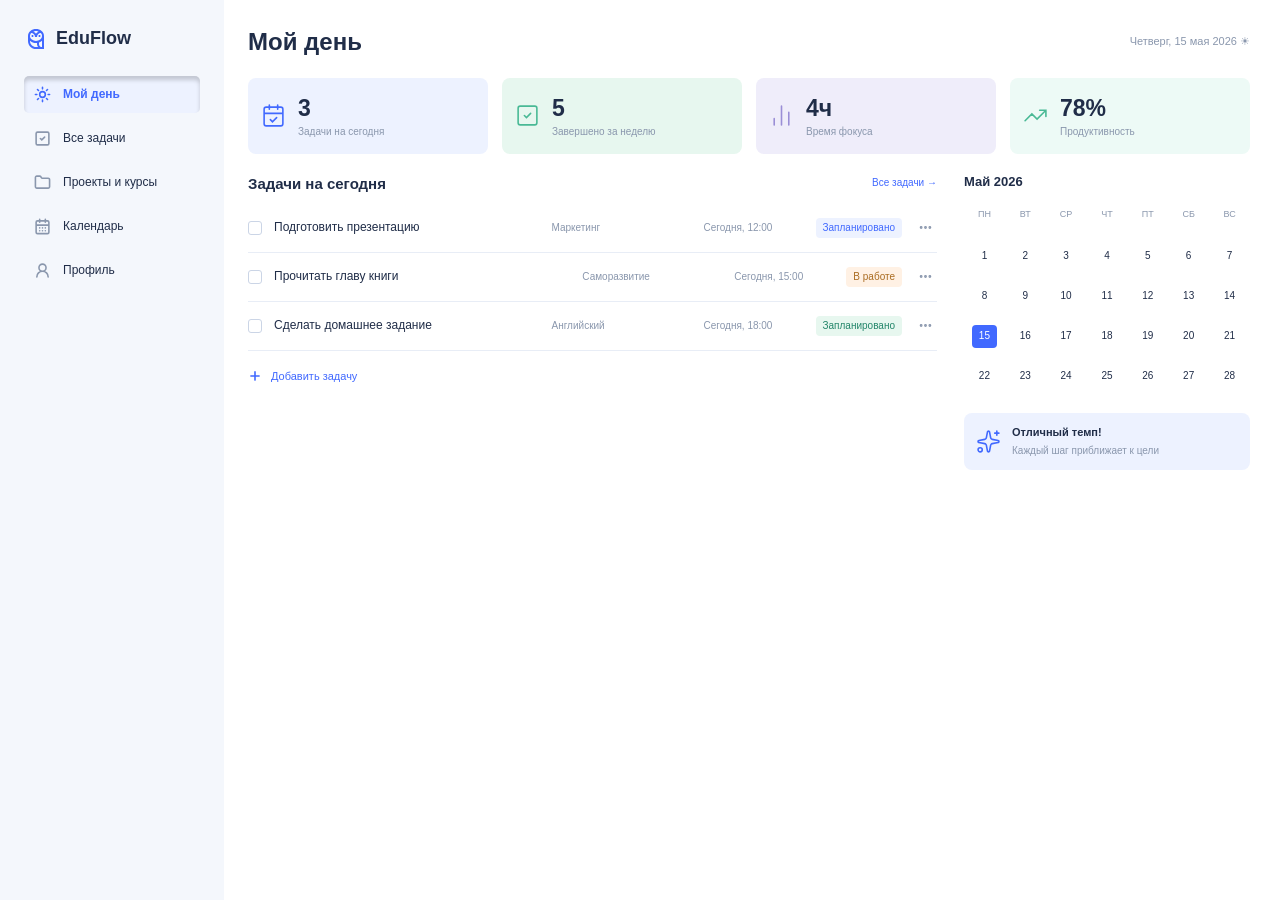
<file: index.html>
<!DOCTYPE html>
<html lang="ru">
  <head>
    <meta charset="UTF-8">
    <meta name="viewport" content="width=device-width, initial-scale=1">
    <meta name="description" content="EduFlow — онлайн-дневник для планирования обучения. Учебный HTML/CSS-проект.">
    <title>
      Мой день — EduFlow
    </title>
    <link rel="icon" href="assets/img/logo.svg" type="image/svg+xml">
    <link rel="stylesheet" href="assets/style.css">
    <script src="assets/script.js" defer>
    </script>
  </head>
  <body>
    <a class="skip-link" href="#content">
      Перейти к содержимому
    </a>
    <div class="app-layout">
      <aside class="sidebar">
        <a class="brand" href="index.html" aria-label="EduFlow — Мой день">
          <span class="icon" aria-hidden="true">
            <img src="assets/img/logo.svg" alt="">
          </span>
          <span>
            EduFlow
          </span>
        </a>
        <nav aria-label="Основная навигация">
          <a href="index.html" class="active" aria-current="page">
            <span class="icon" aria-hidden="true">
              <img src="assets/img/icon-sun-active.svg" alt="">
            </span>
            <span>
              Мой день
            </span>
          </a>
          <a href="tasks.html">
            <span class="icon" aria-hidden="true">
              <img src="assets/img/icon-check.svg" alt="">
            </span>
            <span>
              Все задачи
            </span>
          </a>
          <a href="subjects.html">
            <span class="icon" aria-hidden="true">
              <img src="assets/img/icon-folder.svg" alt="">
            </span>
            <span>
              Проекты и курсы
            </span>
          </a>
          <a href="calendar.html">
            <span class="icon" aria-hidden="true">
              <img src="assets/img/icon-calendar.svg" alt="">
            </span>
            <span>
              Календарь
            </span>
          </a>
          <a href="profile.html">
            <span class="icon" aria-hidden="true">
              <img src="assets/img/icon-user.svg" alt="">
            </span>
            <span>
              Профиль
            </span>
          </a>
        </nav>
      </aside>
      <main class="main-content" id="content">
        <header class="page-header">
          <h1>
            Мой день
          </h1>
          <p class="page-date">
            Четверг, 15 мая 2026 ☀
          </p>
        </header>
        <section class="summary-grid" aria-label="Показатели обучения">
          <article class="summary-card">
            <span class="icon" aria-hidden="true">
              <img src="assets/img/icon-calendar-check.svg" alt="">
            </span>
            <div>
              <strong>
                3
              </strong>
              <p>
                Задачи на сегодня
              </p>
            </div>
          </article>
          <article class="summary-card">
            <span class="icon" aria-hidden="true">
              <img src="assets/img/icon-summary-check.svg" alt="">
            </span>
            <div>
              <strong>
                5
              </strong>
              <p>
                Завершено за неделю
              </p>
            </div>
          </article>
          <article class="summary-card">
            <span class="icon" aria-hidden="true">
              <img src="assets/img/icon-focus.svg" alt="">
            </span>
            <div>
              <strong>
                4ч
              </strong>
              <p>
                Время фокуса
              </p>
            </div>
          </article>
          <article class="summary-card">
            <span class="icon" aria-hidden="true">
              <img src="assets/img/icon-trend.svg" alt="">
            </span>
            <div>
              <strong>
                78%
              </strong>
              <p>
                Продуктивность
              </p>
            </div>
          </article>
        </section>
        <div class="dashboard-grid">
          <section aria-labelledby="today-title">
            <div class="section-heading">
              <h2 id="today-title">
                Задачи на сегодня
              </h2>
              <a href="tasks.html">
                Все задачи →
              </a>
            </div>
            <div class="task-row">
              <input type="checkbox" aria-label="Отметить задачу: Подготовить презентацию">
              <a class="task-title" href="task.html">
                Подготовить презентацию
              </a>
              <span class="task-course">
                Маркетинг
              </span>
              <time datetime="2026-05-15T12:00">
                Сегодня, 12:00
              </time>
              <span class="badge ">
                Запланировано
              </span>
              <button class="icon-button" type="button" data-open-dialog="task-dialog" aria-label="Открыть параметры задачи">
                <span class="icon" aria-hidden="true">
                  <img src="assets/img/icon-more.svg" alt="">
                </span>
              </button>
            </div>
            <div class="task-row">
              <input type="checkbox" aria-label="Отметить задачу: Прочитать главу книги">
              <a class="task-title" href="task.html">
                Прочитать главу книги
              </a>
              <span class="task-course">
                Саморазвитие
              </span>
              <time datetime="2026-05-15T15:00">
                Сегодня, 15:00
              </time>
              <span class="badge working">
                В работе
              </span>
              <button class="icon-button" type="button" data-open-dialog="task-dialog" aria-label="Открыть параметры задачи">
                <span class="icon" aria-hidden="true">
                  <img src="assets/img/icon-more.svg" alt="">
                </span>
              </button>
            </div>
            <div class="task-row">
              <input type="checkbox" aria-label="Отметить задачу: Сделать домашнее задание">
              <a class="task-title" href="task.html">
                Сделать домашнее задание
              </a>
              <span class="task-course">
                Английский
              </span>
              <time datetime="2026-05-15T18:00">
                Сегодня, 18:00
              </time>
              <span class="badge done">
                Запланировано
              </span>
              <button class="icon-button" type="button" data-open-dialog="task-dialog" aria-label="Открыть параметры задачи">
                <span class="icon" aria-hidden="true">
                  <img src="assets/img/icon-more.svg" alt="">
                </span>
              </button>
            </div>
            <button class="text-button add-task-link" type="button" data-open-dialog="task-dialog">
              <span class="icon" aria-hidden="true">
                <img src="assets/img/icon-plus-blue.svg" alt="">
              </span>
              Добавить задачу
            </button>
          </section>
          <aside aria-label="Календарь и прогресс">
            <table class="mini-calendar">
              <caption>
                Май 2026
              </caption>
              <thead>
                <tr>
                  <th scope="col">
                    ПН
                  </th>
                  <th scope="col">
                    ВТ
                  </th>
                  <th scope="col">
                    СР
                  </th>
                  <th scope="col">
                    ЧТ
                  </th>
                  <th scope="col">
                    ПТ
                  </th>
                  <th scope="col">
                    СБ
                  </th>
                  <th scope="col">
                    ВС
                  </th>
                </tr>
              </thead>
              <tbody>
                <tr>
                  <td>
                    <a href="calendar.html">
                      1
                    </a>
                  </td>
                  <td>
                    <a href="calendar.html">
                      2
                    </a>
                  </td>
                  <td>
                    <a href="calendar.html">
                      3
                    </a>
                  </td>
                  <td>
                    <a href="calendar.html">
                      4
                    </a>
                  </td>
                  <td>
                    <a href="calendar.html">
                      5
                    </a>
                  </td>
                  <td>
                    <a href="calendar.html">
                      6
                    </a>
                  </td>
                  <td>
                    <a href="calendar.html">
                      7
                    </a>
                  </td>
                </tr>
                <tr>
                  <td>
                    <a href="calendar.html">
                      8
                    </a>
                  </td>
                  <td>
                    <a href="calendar.html">
                      9
                    </a>
                  </td>
                  <td>
                    <a href="calendar.html">
                      10
                    </a>
                  </td>
                  <td>
                    <a href="calendar.html">
                      11
                    </a>
                  </td>
                  <td>
                    <a href="calendar.html">
                      12
                    </a>
                  </td>
                  <td>
                    <a href="calendar.html">
                      13
                    </a>
                  </td>
                  <td>
                    <a href="calendar.html">
                      14
                    </a>
                  </td>
                </tr>
                <tr>
                  <td>
                    <a href="calendar.html" class="selected" aria-current="date">
                      15
                    </a>
                  </td>
                  <td>
                    <a href="calendar.html">
                      16
                    </a>
                  </td>
                  <td>
                    <a href="calendar.html">
                      17
                    </a>
                  </td>
                  <td>
                    <a href="calendar.html">
                      18
                    </a>
                  </td>
                  <td>
                    <a href="calendar.html">
                      19
                    </a>
                  </td>
                  <td>
                    <a href="calendar.html">
                      20
                    </a>
                  </td>
                  <td>
                    <a href="calendar.html">
                      21
                    </a>
                  </td>
                </tr>
                <tr>
                  <td>
                    <a href="calendar.html">
                      22
                    </a>
                  </td>
                  <td>
                    <a href="calendar.html">
                      23
                    </a>
                  </td>
                  <td>
                    <a href="calendar.html">
                      24
                    </a>
                  </td>
                  <td>
                    <a href="calendar.html">
                      25
                    </a>
                  </td>
                  <td>
                    <a href="calendar.html">
                      26
                    </a>
                  </td>
                  <td>
                    <a href="calendar.html">
                      27
                    </a>
                  </td>
                  <td>
                    <a href="calendar.html">
                      28
                    </a>
                  </td>
                </tr>
              </tbody>
            </table>
            <div class="motivation">
              <span class="icon" aria-hidden="true">
                <img src="assets/img/icon-sparkles.svg" alt="">
              </span>
              <div>
                <strong>
                  Отличный темп!
                </strong>
                <p>
                  Каждый шаг приближает к цели
                </p>
              </div>
            </div>
          </aside>
        </div>
      </main>
    </div>
    <dialog id="task-dialog" aria-labelledby="task-dialog-title">
      <div class="dialog-heading">
        <h2 id="task-dialog-title">
          Учебная задача
        </h2>
        <button class="icon-button" type="button" data-close-dialog aria-label="Закрыть форму">
          ✕
        </button>
      </div>
      <form action="#" method="post" data-demo-form>
        <div class="field">
          <label for="task-name">
            Название задачи
          </label>
          <input id="task-name" name="task-name" type="text" required maxlength="120" placeholder="Например, подготовить презентацию">
        </div>
        <div class="field">
          <label for="task-description">
            Описание
          </label>
          <textarea id="task-description" name="description" rows="3" placeholder="Что нужно сделать?"></textarea>
        </div>
        <div class="form-grid">
          <div class="field">
            <label for="task-course">
              Проект или курс
            </label>
            <select id="task-course" name="course">
              <option>
                Математика
              </option>
              <option>
                Английский
              </option>
              <option>
                Диплом
              </option>
              <option>
                Биология
              </option>
            </select>
          </div>
          <div class="field">
            <label for="task-date">
              Срок выполнения
            </label>
            <input id="task-date" name="task-date" type="date" required >
          </div>
          <div class="field">
            <label for="task-priority">
              Приоритет
            </label>
            <select id="task-priority" name="priority">
              <option>
                Обычный
              </option>
              <option>
                Высокий
              </option>
              <option>
                Низкий
              </option>
            </select>
          </div>
          <div class="field">
            <label for="task-status">
              Статус
            </label>
            <select id="task-status" name="status">
              <option>
                Запланировано
              </option>
              <option>
                В работе
              </option>
              <option>
                Завершено
              </option>
            </select>
          </div>
        </div>
        <div class="actions">
          <button class="button" type="submit">
            Сохранить
          </button>
          <button class="button secondary" type="button" data-close-dialog>
            Отмена
          </button>
        </div>
        <p class="form-status" role="status">
        </p>
      </form>
    </dialog>
    <div id="toast" class="toast" role="status" hidden>
    </div>
  </body>
</html>
</file>
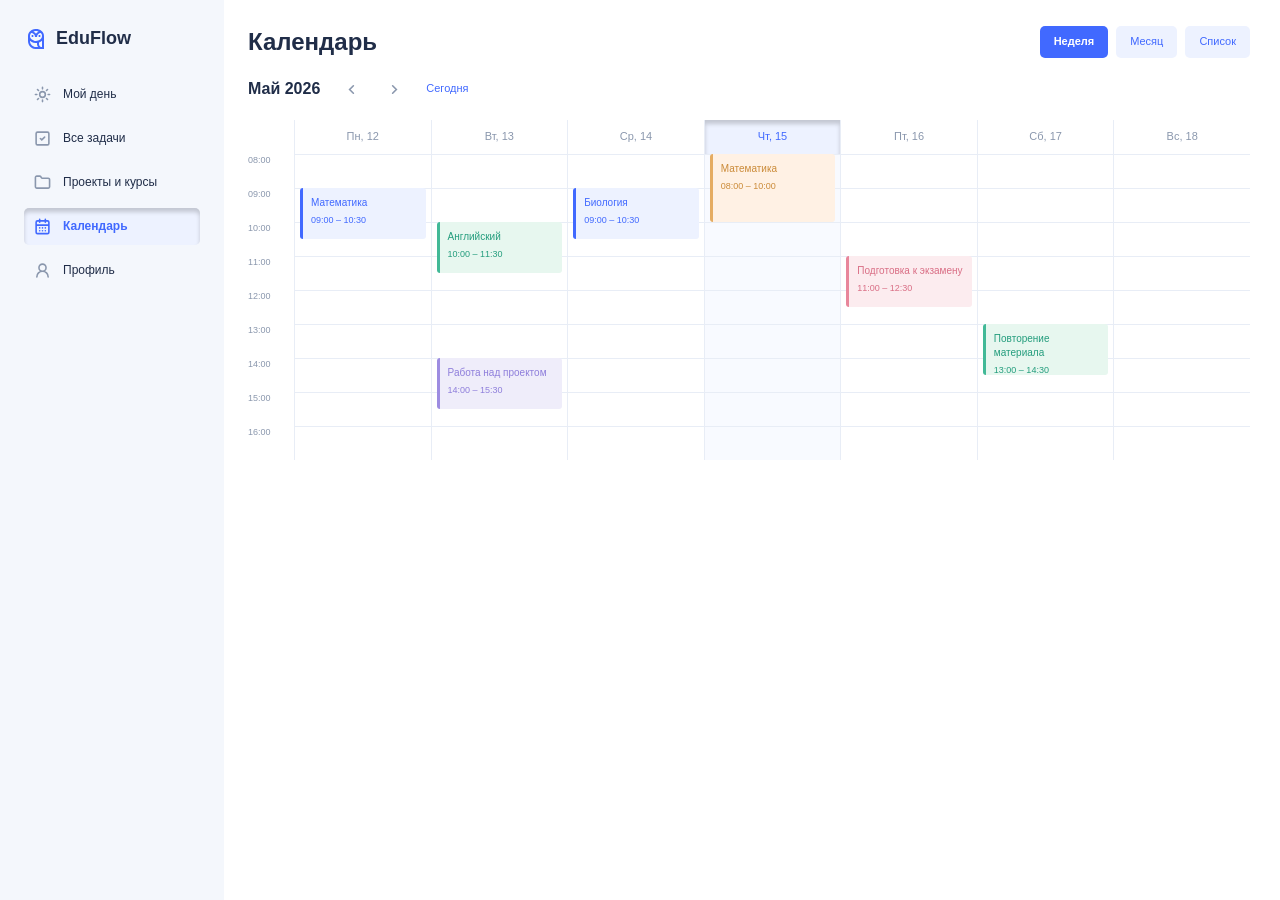
<file: calendar.html>
<!DOCTYPE html>
<html lang="ru">
  <head>
    <meta charset="UTF-8">
    <meta name="viewport" content="width=device-width, initial-scale=1">
    <meta name="description" content="EduFlow — онлайн-дневник для планирования обучения. Учебный HTML/CSS-проект.">
    <title>
      Календарь — EduFlow
    </title>
    <link rel="icon" href="assets/img/logo.svg" type="image/svg+xml">
    <link rel="stylesheet" href="assets/style.css">
    <script src="assets/script.js" defer>
    </script>
  </head>
  <body>
    <a class="skip-link" href="#content">
      Перейти к содержимому
    </a>
    <div class="app-layout">
      <aside class="sidebar">
        <a class="brand" href="index.html" aria-label="EduFlow — Мой день">
          <span class="icon" aria-hidden="true">
            <img src="assets/img/logo.svg" alt="">
          </span>
          <span>
            EduFlow
          </span>
        </a>
        <nav aria-label="Основная навигация">
          <a href="index.html">
            <span class="icon" aria-hidden="true">
              <img src="assets/img/icon-sun.svg" alt="">
            </span>
            <span>
              Мой день
            </span>
          </a>
          <a href="tasks.html">
            <span class="icon" aria-hidden="true">
              <img src="assets/img/icon-check.svg" alt="">
            </span>
            <span>
              Все задачи
            </span>
          </a>
          <a href="subjects.html">
            <span class="icon" aria-hidden="true">
              <img src="assets/img/icon-folder.svg" alt="">
            </span>
            <span>
              Проекты и курсы
            </span>
          </a>
          <a href="calendar.html" class="active" aria-current="page">
            <span class="icon" aria-hidden="true">
              <img src="assets/img/icon-calendar-active.svg" alt="">
            </span>
            <span>
              Календарь
            </span>
          </a>
          <a href="profile.html">
            <span class="icon" aria-hidden="true">
              <img src="assets/img/icon-user.svg" alt="">
            </span>
            <span>
              Профиль
            </span>
          </a>
        </nav>
      </aside>
      <main class="main-content" id="content">
        <header class="page-header">
          <h1>
            Календарь
          </h1>
          <div class="tabs calendar-switch" role="tablist" aria-label="Вид календаря">
            <button type="button" class="tab" role="tab" id="tab-week-view" aria-controls="week-view" aria-selected="true" tabindex="0">
              Неделя
            </button>
            <button type="button" class="tab" role="tab" id="tab-month-view" aria-controls="month-view" aria-selected="false" tabindex="-1">
              Месяц
            </button>
            <button type="button" class="tab" role="tab" id="tab-list-view" aria-controls="list-view" aria-selected="false" tabindex="-1">
              Список
            </button>
          </div>
        </header>
        <div class="calendar-period">
          <h2>
            Май 2026
          </h2>
          <button class="icon-button" type="button" data-message="В учебном макете показан один пример месяца." aria-label="Предыдущий месяц">
            <span class="icon" aria-hidden="true">
              <img src="assets/img/icon-prev-month.svg" alt="">
            </span>
          </button>
          <button class="icon-button" type="button" data-message="В учебном макете показан один пример месяца." aria-label="Следующий месяц">
            <span class="icon" aria-hidden="true">
              <img src="assets/img/icon-next-month.svg" alt="">
            </span>
          </button>
          <button class="text-button" type="button" data-message="Открыт пример учебной недели из макета.">
            Сегодня
          </button>
        </div>
        <section id="week-view" role="tabpanel" aria-labelledby="tab-week-view" tabindex="0">
          <div class="table-scroll">
            <div class="week-calendar" aria-label="Расписание на неделю">
              <div class="hours" aria-hidden="true">
                <span>
                  08:00
                </span>
                <span>
                  09:00
                </span>
                <span>
                  10:00
                </span>
                <span>
                  11:00
                </span>
                <span>
                  12:00
                </span>
                <span>
                  13:00
                </span>
                <span>
                  14:00
                </span>
                <span>
                  15:00
                </span>
                <span>
                  16:00
                </span>
              </div>
              <section class="calendar-day" aria-label="Пн, 12">
                <h3>
                  Пн, 12
                </h3>
                <div class="day-events">
                  <a class="event  at-nine" href="subject.html">
                    <span>
                      Математика
                    </span>
                    <time>
                      09:00 – 10:30
                    </time>
                  </a>
                </div>
              </section>
              <section class="calendar-day" aria-label="Вт, 13">
                <h3>
                  Вт, 13
                </h3>
                <div class="day-events">
                  <a class="event green at-ten" href="subject.html">
                    <span>
                      Английский
                    </span>
                    <time>
                      10:00 – 11:30
                    </time>
                  </a>
                  <a class="event purple at-fourteen" href="subject.html">
                    <span>
                      Работа над проектом
                    </span>
                    <time>
                      14:00 – 15:30
                    </time>
                  </a>
                </div>
              </section>
              <section class="calendar-day" aria-label="Ср, 14">
                <h3>
                  Ср, 14
                </h3>
                <div class="day-events">
                  <a class="event  at-nine" href="subject.html">
                    <span>
                      Биология
                    </span>
                    <time>
                      09:00 – 10:30
                    </time>
                  </a>
                </div>
              </section>
              <section class="calendar-day is-today" aria-label="Чт, 15">
                <h3>
                  Чт, 15
                </h3>
                <div class="day-events">
                  <a class="event orange at-eight" href="subject.html">
                    <span>
                      Математика
                    </span>
                    <time>
                      08:00 – 10:00
                    </time>
                  </a>
                </div>
              </section>
              <section class="calendar-day" aria-label="Пт, 16">
                <h3>
                  Пт, 16
                </h3>
                <div class="day-events">
                  <a class="event pink at-eleven" href="subject.html">
                    <span>
                      Подготовка к экзамену
                    </span>
                    <time>
                      11:00 – 12:30
                    </time>
                  </a>
                </div>
              </section>
              <section class="calendar-day" aria-label="Сб, 17">
                <h3>
                  Сб, 17
                </h3>
                <div class="day-events">
                  <a class="event green at-thirteen" href="subject.html">
                    <span>
                      Повторение материала
                    </span>
                    <time>
                      13:00 – 14:30
                    </time>
                  </a>
                </div>
              </section>
              <section class="calendar-day" aria-label="Вс, 18">
                <h3>
                  Вс, 18
                </h3>
                <div class="day-events">
                </div>
              </section>
            </div>
          </div>
        </section>
        <section id="month-view" role="tabpanel" aria-labelledby="tab-month-view" tabindex="0" hidden>
          <div class="month-view">
            <table class="mini-calendar">
              <caption>
                Май 2026
              </caption>
              <thead>
                <tr>
                  <th scope="col">
                    ПН
                  </th>
                  <th scope="col">
                    ВТ
                  </th>
                  <th scope="col">
                    СР
                  </th>
                  <th scope="col">
                    ЧТ
                  </th>
                  <th scope="col">
                    ПТ
                  </th>
                  <th scope="col">
                    СБ
                  </th>
                  <th scope="col">
                    ВС
                  </th>
                </tr>
              </thead>
              <tbody>
                <tr>
                  <td>
                    <a href="calendar.html">
                      1
                    </a>
                  </td>
                  <td>
                    <a href="calendar.html">
                      2
                    </a>
                  </td>
                  <td>
                    <a href="calendar.html">
                      3
                    </a>
                  </td>
                  <td>
                    <a href="calendar.html">
                      4
                    </a>
                  </td>
                  <td>
                    <a href="calendar.html">
                      5
                    </a>
                  </td>
                  <td>
                    <a href="calendar.html">
                      6
                    </a>
                  </td>
                  <td>
                    <a href="calendar.html">
                      7
                    </a>
                  </td>
                </tr>
                <tr>
                  <td>
                    <a href="calendar.html">
                      8
                    </a>
                  </td>
                  <td>
                    <a href="calendar.html">
                      9
                    </a>
                  </td>
                  <td>
                    <a href="calendar.html">
                      10
                    </a>
                  </td>
                  <td>
                    <a href="calendar.html">
                      11
                    </a>
                  </td>
                  <td>
                    <a href="calendar.html">
                      12
                    </a>
                  </td>
                  <td>
                    <a href="calendar.html">
                      13
                    </a>
                  </td>
                  <td>
                    <a href="calendar.html">
                      14
                    </a>
                  </td>
                </tr>
                <tr>
                  <td>
                    <a href="calendar.html" class="selected" aria-current="date">
                      15
                    </a>
                  </td>
                  <td>
                    <a href="calendar.html">
                      16
                    </a>
                  </td>
                  <td>
                    <a href="calendar.html">
                      17
                    </a>
                  </td>
                  <td>
                    <a href="calendar.html">
                      18
                    </a>
                  </td>
                  <td>
                    <a href="calendar.html">
                      19
                    </a>
                  </td>
                  <td>
                    <a href="calendar.html">
                      20
                    </a>
                  </td>
                  <td>
                    <a href="calendar.html">
                      21
                    </a>
                  </td>
                </tr>
                <tr>
                  <td>
                    <a href="calendar.html">
                      22
                    </a>
                  </td>
                  <td>
                    <a href="calendar.html">
                      23
                    </a>
                  </td>
                  <td>
                    <a href="calendar.html">
                      24
                    </a>
                  </td>
                  <td>
                    <a href="calendar.html">
                      25
                    </a>
                  </td>
                  <td>
                    <a href="calendar.html">
                      26
                    </a>
                  </td>
                  <td>
                    <a href="calendar.html">
                      27
                    </a>
                  </td>
                  <td>
                    <a href="calendar.html">
                      28
                    </a>
                  </td>
                </tr>
              </tbody>
            </table>
          </div>
        </section>
        <section id="list-view" role="tabpanel" aria-labelledby="tab-list-view" tabindex="0" hidden>
          <h2 class="sr-only">
            События недели
          </h2>
          <ul class="event-list">
            <li>
              <a href="subject.html">
                Математика
              </a>
              <span class="muted">
                Пн, 09:00 – 10:30
              </span>
            </li>
            <li>
              <a href="subject.html">
                Английский
              </a>
              <span class="muted">
                Вт, 10:00 – 11:30
              </span>
            </li>
            <li>
              <a href="subject.html">
                Работа над проектом
              </a>
              <span class="muted">
                Вт, 14:00 – 15:30
              </span>
            </li>
            <li>
              <a href="subject.html">
                Биология
              </a>
              <span class="muted">
                Ср, 09:00 – 10:30
              </span>
            </li>
            <li>
              <a href="subject.html">
                Математика
              </a>
              <span class="muted">
                Чт, 08:00 – 10:00
              </span>
            </li>
            <li>
              <a href="subject.html">
                Подготовка к экзамену
              </a>
              <span class="muted">
                Пт, 11:00 – 12:30
              </span>
            </li>
            <li>
              <a href="subject.html">
                Повторение материала
              </a>
              <span class="muted">
                Сб, 13:00 – 14:30
              </span>
            </li>
          </ul>
        </section>
      </main>
    </div>
    <div id="toast" class="toast" role="status" hidden>
    </div>
  </body>
</html>
</file>
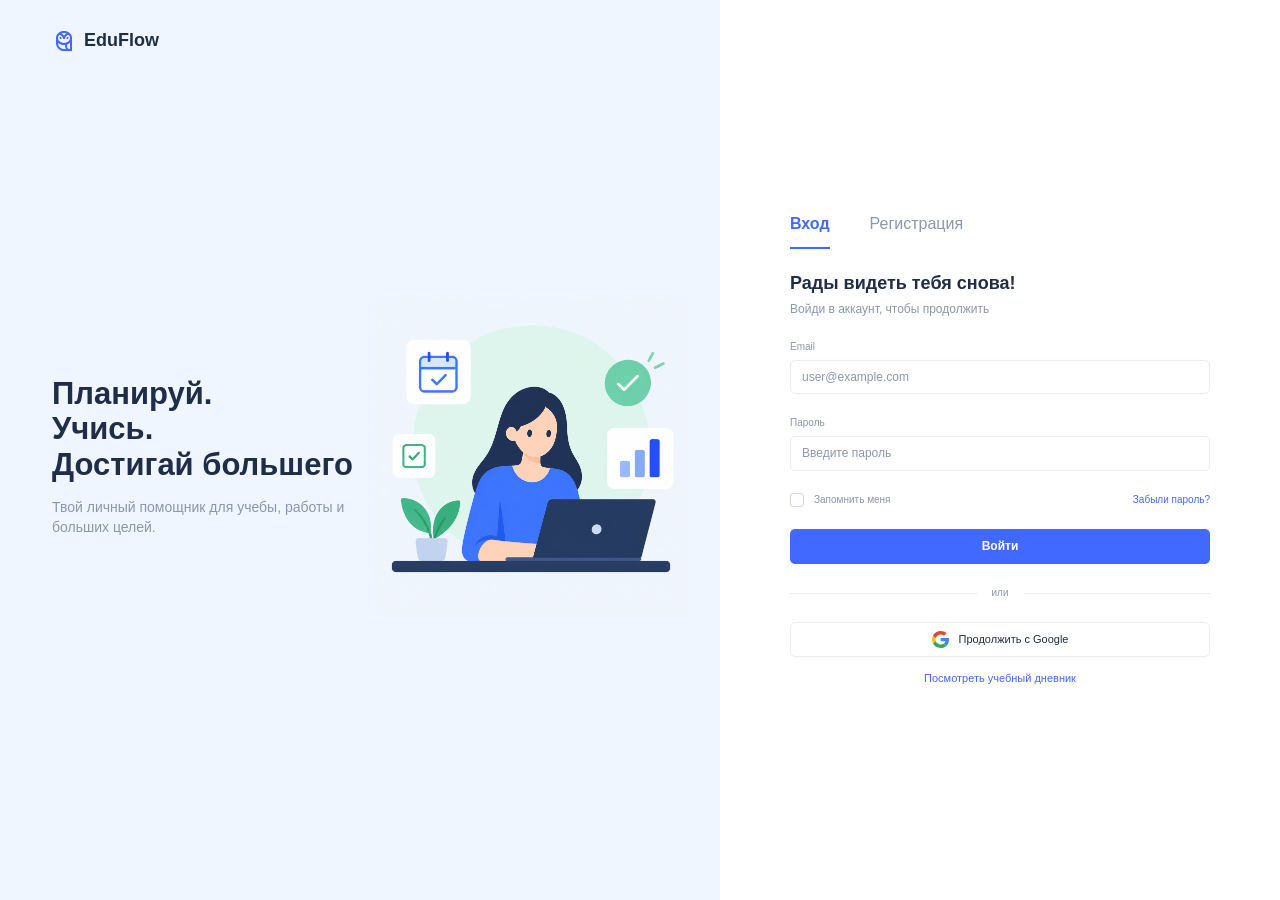
<file: login.html>
<!DOCTYPE html>
<html lang="ru">
  <head>
    <meta charset="UTF-8">
    <meta name="viewport" content="width=device-width, initial-scale=1">
    <meta name="description" content="EduFlow — онлайн-дневник для планирования обучения. Учебный HTML/CSS-проект.">
    <title>
      Вход и регистрация — EduFlow
    </title>
    <link rel="icon" href="assets/img/logo.svg" type="image/svg+xml">
    <link rel="stylesheet" href="assets/style.css">
    <script src="assets/script.js" defer>
    </script>
  </head>
  <body>
    <a class="skip-link" href="#content">
      Перейти к содержимому
    </a>
    <div class="auth-layout">
      <aside class="auth-promo" aria-label="Об EduFlow">
        <a class="brand" href="index.html" aria-label="EduFlow — Мой день">
          <span class="icon" aria-hidden="true">
            <img src="assets/img/logo.svg" alt="">
          </span>
          <span>
            EduFlow
          </span>
        </a>
        <div class="auth-promo-inner">
          <div>
            <h2>
              Планируй.
              <br>
              Учись.
              <br>
              Достигай большего
            </h2>
            <p>
              Твой личный помощник для учебы, работы и больших целей.
            </p>
          </div>
          <img class="auth-illustration" src="assets/img/study.png" alt="Девушка планирует обучение за ноутбуком" width="338" height="338">
        </div>
      </aside>
      <main class="auth-main" id="content">
        <div class="tabs " role="tablist" aria-label="Авторизация">
          <button type="button" class="tab" role="tab" id="tab-sign-in" aria-controls="sign-in" aria-selected="true" tabindex="0">
            Вход
          </button>
          <button type="button" class="tab" role="tab" id="tab-sign-up" aria-controls="sign-up" aria-selected="false" tabindex="-1">
            Регистрация
          </button>
        </div>
        <section id="sign-in" role="tabpanel" aria-labelledby="tab-sign-in" tabindex="0">
          <h1>
            Рады видеть тебя снова!
          </h1>
          <p class="intro">
            Войди в аккаунт, чтобы продолжить
          </p>
          <form class="auth-form" id="login-form" action="#" method="post" data-demo-form data-redirect="index.html">
            <div class="field">
              <label for="login-email">
                Email
              </label>
              <input id="login-email" name="login-email" type="email" required autocomplete="email" placeholder="user@example.com">
            </div>
            <div class="field">
              <label for="login-password">
                Пароль
              </label>
              <input id="login-password" name="login-password" type="password" required autocomplete="current-password" minlength="6" placeholder="Введите пароль">
            </div>
            <div class="auth-options">
              <label class="check-label">
                <input type="checkbox" name="remember">
                <span>
                  Запомнить меня
                </span>
              </label>
              <button class="text-button" type="button" data-open-dialog="recovery-dialog">
                Забыли пароль?
              </button>
            </div>
            <button class="button full-width" type="submit">
              Войти
            </button>
          </form>
          <div class="divider">
            или
          </div>
          <button class="button outline full-width google-button" type="button" data-message="Вход через Google в учебном макете не подключён.">
            <span class="icon" aria-hidden="true">
              <img src="assets/img/icon-google.svg" alt="">
            </span>
            Продолжить с Google
          </button>
          <a class="demo-link" href="index.html">
            Посмотреть учебный дневник
          </a>
        </section>
        <section id="sign-up" role="tabpanel" aria-labelledby="tab-sign-up" tabindex="0" hidden>
          <h2>
            Создай свой учебный план
          </h2>
          <p class="intro">
            Заполни поля для регистрации
          </p>
          <form class="auth-form" action="#" method="post" data-demo-form>
            <div class="field">
              <label for="register-name">
                Имя
              </label>
              <input id="register-name" name="register-name" type="text" required autocomplete="given-name" placeholder="Ваше имя" maxlength="60">
            </div>
            <div class="field">
              <label for="register-email">
                Email
              </label>
              <input id="register-email" name="register-email" type="email" required autocomplete="email" placeholder="user@example.com">
            </div>
            <div class="field">
              <label for="register-password">
                Пароль
              </label>
              <input id="register-password" name="register-password" type="password" required autocomplete="new-password" minlength="6" placeholder="Не менее 6 символов">
            </div>
            <div class="field">
              <label for="confirm-password">
                Повтор пароля
              </label>
              <input id="confirm-password" name="confirm-password" type="password" required autocomplete="new-password" minlength="6" placeholder="Повторите пароль">
            </div>
            <button class="button full-width" type="submit">
              Зарегистрироваться
            </button>
            <p class="form-status" role="status">
            </p>
          </form>
        </section>
      </main>
    </div>
    <dialog id="recovery-dialog" aria-labelledby="recovery-title">
      <div class="dialog-heading">
        <h2 id="recovery-title">
          Восстановление пароля
        </h2>
        <button type="button" class="icon-button" data-close-dialog aria-label="Закрыть">
          ✕
        </button>
      </div>
      <form action="#" method="post" data-demo-form>
        <div class="field">
          <label for="recovery-email">
            Электронная почта
          </label>
          <input id="recovery-email" name="recovery-email" type="email" required autocomplete="email" placeholder="user@example.com">
        </div>
        <button class="button" type="submit">
          Продолжить
        </button>
        <p class="form-status" role="status">
        </p>
      </form>
    </dialog>
    <div id="toast" class="toast" role="status" hidden>
    </div>
  </body>
</html>
</file>
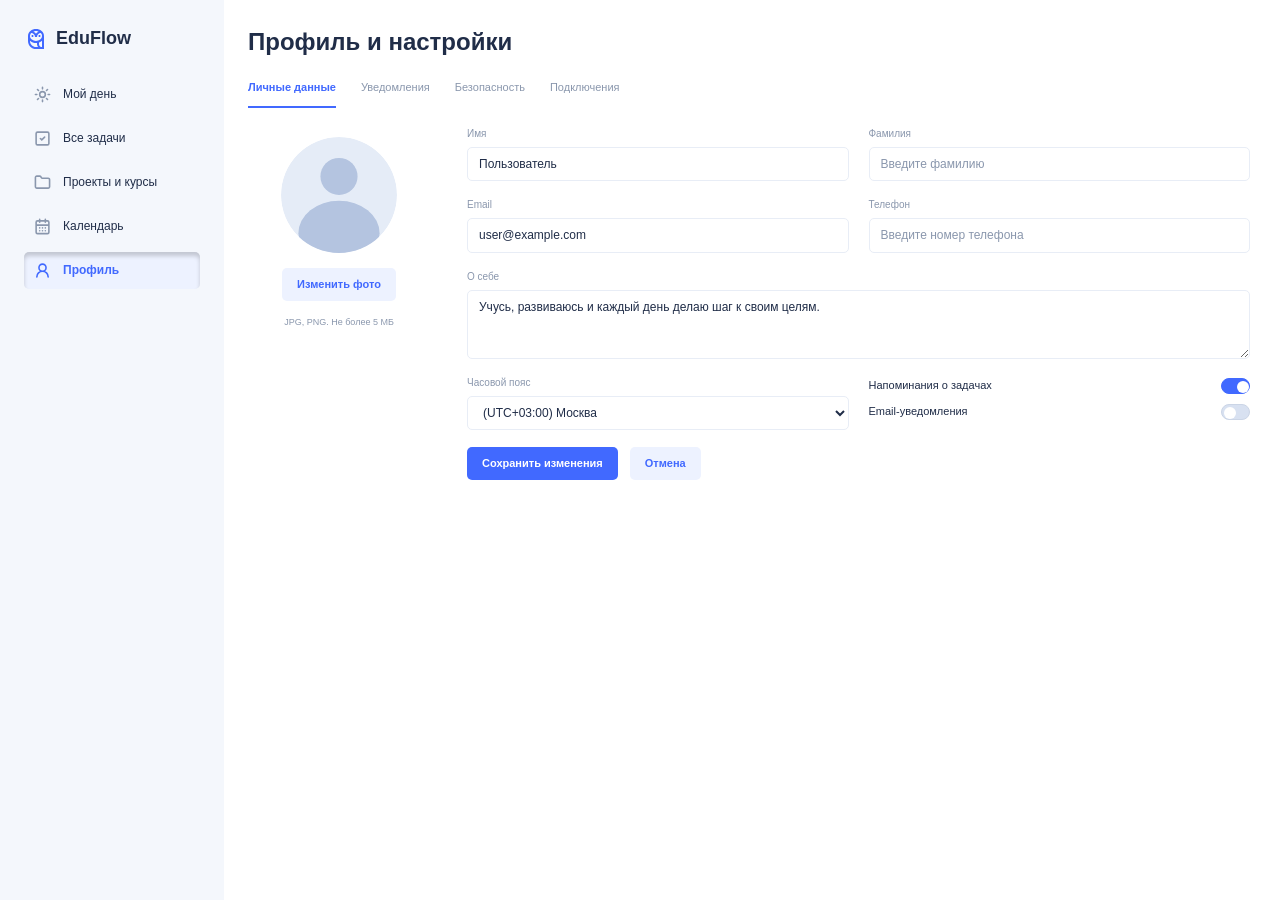
<file: profile.html>
<!DOCTYPE html>
<html lang="ru">
  <head>
    <meta charset="UTF-8">
    <meta name="viewport" content="width=device-width, initial-scale=1">
    <meta name="description" content="EduFlow — онлайн-дневник для планирования обучения. Учебный HTML/CSS-проект.">
    <title>
      Профиль и настройки — EduFlow
    </title>
    <link rel="icon" href="assets/img/logo.svg" type="image/svg+xml">
    <link rel="stylesheet" href="assets/style.css">
    <script src="assets/script.js" defer>
    </script>
  </head>
  <body>
    <a class="skip-link" href="#content">
      Перейти к содержимому
    </a>
    <div class="app-layout">
      <aside class="sidebar">
        <a class="brand" href="index.html" aria-label="EduFlow — Мой день">
          <span class="icon" aria-hidden="true">
            <img src="assets/img/logo.svg" alt="">
          </span>
          <span>
            EduFlow
          </span>
        </a>
        <nav aria-label="Основная навигация">
          <a href="index.html">
            <span class="icon" aria-hidden="true">
              <img src="assets/img/icon-sun.svg" alt="">
            </span>
            <span>
              Мой день
            </span>
          </a>
          <a href="tasks.html">
            <span class="icon" aria-hidden="true">
              <img src="assets/img/icon-check.svg" alt="">
            </span>
            <span>
              Все задачи
            </span>
          </a>
          <a href="subjects.html">
            <span class="icon" aria-hidden="true">
              <img src="assets/img/icon-folder.svg" alt="">
            </span>
            <span>
              Проекты и курсы
            </span>
          </a>
          <a href="calendar.html">
            <span class="icon" aria-hidden="true">
              <img src="assets/img/icon-calendar.svg" alt="">
            </span>
            <span>
              Календарь
            </span>
          </a>
          <a href="profile.html" class="active" aria-current="page">
            <span class="icon" aria-hidden="true">
              <img src="assets/img/icon-user-active.svg" alt="">
            </span>
            <span>
              Профиль
            </span>
          </a>
        </nav>
      </aside>
      <main class="main-content" id="content">
        <header class="page-header">
          <h1>
            Профиль и настройки
          </h1>
        </header>
        <div class="tabs " role="tablist" aria-label="Настройки профиля">
          <button type="button" class="tab" role="tab" id="tab-personal" aria-controls="personal" aria-selected="true" tabindex="0">
            Личные данные
          </button>
          <button type="button" class="tab" role="tab" id="tab-notifications" aria-controls="notifications" aria-selected="false" tabindex="-1">
            Уведомления
          </button>
          <button type="button" class="tab" role="tab" id="tab-security" aria-controls="security" aria-selected="false" tabindex="-1">
            Безопасность
          </button>
          <button type="button" class="tab" role="tab" id="tab-connections" aria-controls="connections" aria-selected="false" tabindex="-1">
            Подключения
          </button>
        </div>
        <section id="personal" role="tabpanel" aria-labelledby="tab-personal" tabindex="0">
          <form id="profile-form" class="profile-layout" action="#" method="post" enctype="multipart/form-data" data-demo-form>
            <div class="avatar-block">
              <span class="icon" aria-hidden="true">
                <img src="assets/img/avatar.svg" alt="">
              </span>
              <label class="button secondary" for="profile-photo">
                Изменить фото
              </label>
              <input class="sr-only" id="profile-photo" type="file" name="photo" accept="image/jpeg,image/png">
              <p class="form-help">
                JPG, PNG. Не более 5 МБ
              </p>
            </div>
            <div class="profile-form">
              <div class="form-grid">
                <div class="field">
                  <label for="first-name">
                    Имя
                  </label>
                  <input id="first-name" name="first-name" type="text" value="Пользователь" required autocomplete="given-name" maxlength="60">
                </div>
                <div class="field">
                  <label for="last-name">
                    Фамилия
                  </label>
                  <input id="last-name" name="last-name" type="text" autocomplete="family-name" placeholder="Введите фамилию" maxlength="60">
                </div>
                <div class="field">
                  <label for="profile-email">
                    Email
                  </label>
                  <input id="profile-email" name="profile-email" type="email" value="user@example.com" required autocomplete="email">
                </div>
                <div class="field">
                  <label for="profile-phone">
                    Телефон
                  </label>
                  <input id="profile-phone" name="profile-phone" type="tel" autocomplete="tel" placeholder="Введите номер телефона">
                </div>
                <div class="field span-two">
                  <label for="profile-about">
                    О себе
                  </label>
                  <textarea id="profile-about" name="about" rows="3">Учусь, развиваюсь и каждый день делаю шаг к своим целям.</textarea>
                </div>
                <div class="field">
                  <label for="timezone">
                    Часовой пояс
                  </label>
                  <select id="timezone" name="timezone">
                    <option value="UTC+03:00">
                      (UTC+03:00) Москва
                    </option>
                    <option value="UTC+02:00">
                      (UTC+02:00) Калининград
                    </option>
                    <option value="UTC+05:00">
                      (UTC+05:00) Екатеринбург
                    </option>
                  </select>
                </div>
                <fieldset class="switches">
                  <legend class="sr-only">
                    Уведомления
                  </legend>
                  <label class="switch-label">
                    Напоминания о задачах
                    <input type="checkbox" name="task-reminders" checked>
                  </label>
                  <label class="switch-label">
                    Email-уведомления
                    <input type="checkbox" name="email-notifications">
                  </label>
                </fieldset>
              </div>
              <div class="actions">
                <button class="button" type="submit">
                  Сохранить изменения
                </button>
                <button class="button secondary" type="reset">
                  Отмена
                </button>
              </div>
              <p class="form-status" role="status">
              </p>
            </div>
          </form>
        </section>
        <section id="notifications" role="tabpanel" aria-labelledby="tab-notifications" tabindex="0" hidden>
          <form class="stack settings-panel" action="#" method="post" data-demo-form>
            <h2>
              Уведомления
            </h2>
            <label class="check-label">
              <input type="checkbox" name="deadline" checked>
              <span>
                Напоминать о сроках выполнения
              </span>
            </label>
            <label class="check-label">
              <input type="checkbox" name="weekly">
              <span>
                Получать сводку за неделю
              </span>
            </label>
            <div>
              <button class="button" type="submit">
                Сохранить
              </button>
            </div>
            <p class="form-status" role="status">
            </p>
          </form>
        </section>
        <section id="security" role="tabpanel" aria-labelledby="tab-security" tabindex="0" hidden>
          <form class="stack settings-panel" action="#" method="post" data-demo-form>
            <h2>
              Смена пароля
            </h2>
            <div class="field">
              <label for="old-password">
                Текущий пароль
              </label>
              <input id="old-password" name="old-password" type="password" required autocomplete=current-password minlength=6>
            </div>
            <div class="field">
              <label for="new-password">
                Новый пароль
              </label>
              <input id="new-password" name="new-password" type="password" required autocomplete=new-password minlength=6>
            </div>
            <div>
              <button class="button" type="submit">
                Изменить пароль
              </button>
            </div>
            <p class="form-status" role="status">
            </p>
            <a href="login.html">
              Выйти из аккаунта
            </a>
          </form>
        </section>
        <section id="connections" role="tabpanel" aria-labelledby="tab-connections" tabindex="0" hidden>
          <div class="stack settings-panel">
            <h2>
              Подключения
            </h2>
            <p class="muted">
              Связь с другими сервисами для учебного плана.
            </p>
            <div>
              <button class="button outline" type="button" data-message="Подключение внешних сервисов в учебном макете не реализовано.">
                Подключить Google
              </button>
            </div>
          </div>
        </section>
      </main>
    </div>
    <div id="toast" class="toast" role="status" hidden>
    </div>
  </body>
</html>
</file>
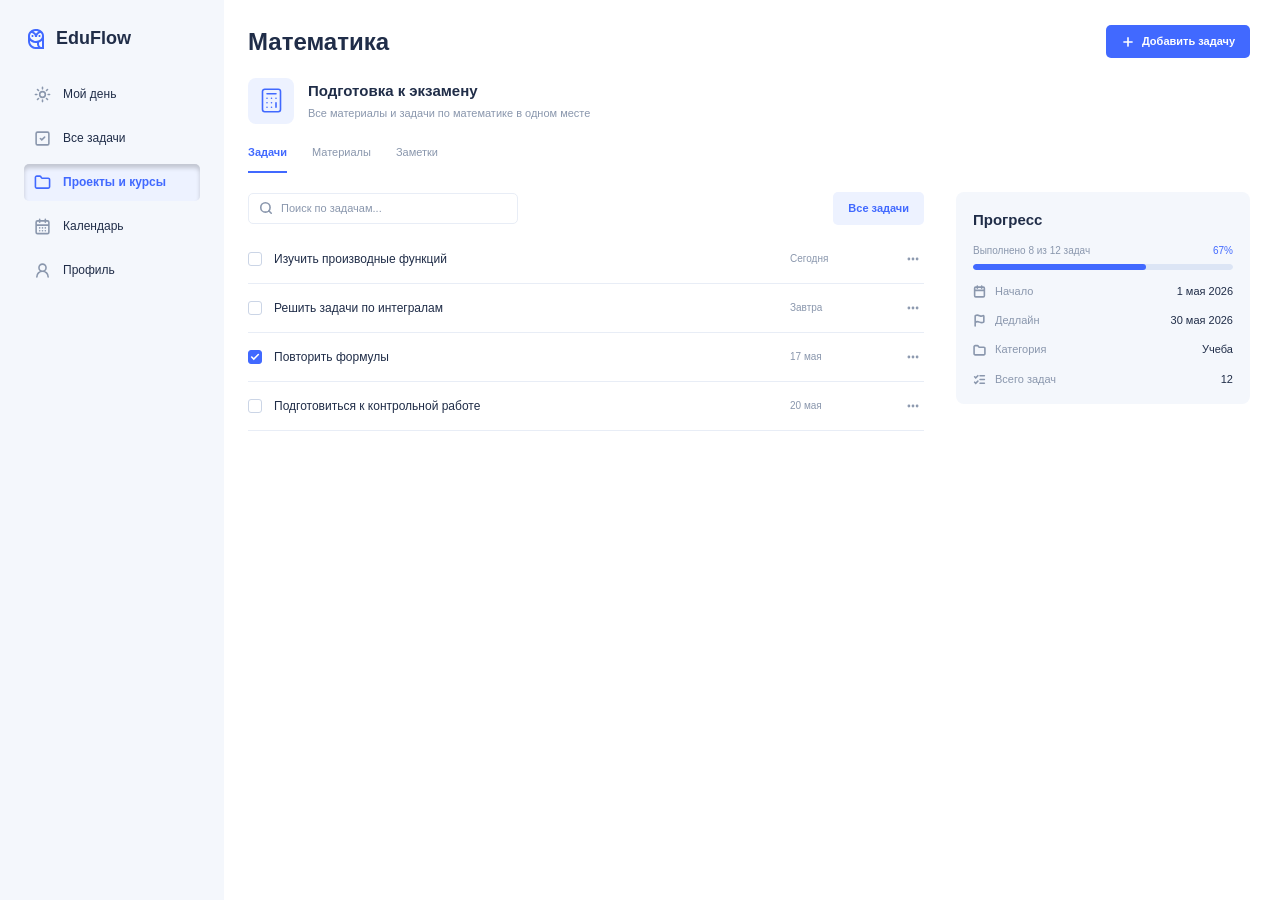
<file: subject.html>
<!DOCTYPE html>
<html lang="ru">
  <head>
    <meta charset="UTF-8">
    <meta name="viewport" content="width=device-width, initial-scale=1">
    <meta name="description" content="EduFlow — онлайн-дневник для планирования обучения. Учебный HTML/CSS-проект.">
    <title>
      Математика — EduFlow
    </title>
    <link rel="icon" href="assets/img/logo.svg" type="image/svg+xml">
    <link rel="stylesheet" href="assets/style.css">
    <script src="assets/script.js" defer>
    </script>
  </head>
  <body>
    <a class="skip-link" href="#content">
      Перейти к содержимому
    </a>
    <div class="app-layout">
      <aside class="sidebar">
        <a class="brand" href="index.html" aria-label="EduFlow — Мой день">
          <span class="icon" aria-hidden="true">
            <img src="assets/img/logo.svg" alt="">
          </span>
          <span>
            EduFlow
          </span>
        </a>
        <nav aria-label="Основная навигация">
          <a href="index.html">
            <span class="icon" aria-hidden="true">
              <img src="assets/img/icon-sun.svg" alt="">
            </span>
            <span>
              Мой день
            </span>
          </a>
          <a href="tasks.html">
            <span class="icon" aria-hidden="true">
              <img src="assets/img/icon-check.svg" alt="">
            </span>
            <span>
              Все задачи
            </span>
          </a>
          <a href="subjects.html" class="active" aria-current="page">
            <span class="icon" aria-hidden="true">
              <img src="assets/img/icon-folder-active.svg" alt="">
            </span>
            <span>
              Проекты и курсы
            </span>
          </a>
          <a href="calendar.html">
            <span class="icon" aria-hidden="true">
              <img src="assets/img/icon-calendar.svg" alt="">
            </span>
            <span>
              Календарь
            </span>
          </a>
          <a href="profile.html">
            <span class="icon" aria-hidden="true">
              <img src="assets/img/icon-user.svg" alt="">
            </span>
            <span>
              Профиль
            </span>
          </a>
        </nav>
      </aside>
      <main class="main-content" id="content">
        <header class="page-header">
          <h1>
            Математика
          </h1>
          <button class="button" type="button" data-open-dialog="task-dialog">
            <span class="icon" aria-hidden="true">
              <img src="assets/img/icon-plus-white.svg" alt="">
            </span>
            Добавить задачу
          </button>
        </header>
        <div class="course-intro">
          <div class="course-icon">
            <span class="icon" aria-hidden="true">
              <img src="assets/img/icon-math-course.svg" alt="">
            </span>
          </div>
          <div>
            <h2>
              Подготовка к экзамену
            </h2>
            <p>
              Все материалы и задачи по математике в одном месте
            </p>
          </div>
        </div>
        <div class="tabs " role="tablist" aria-label="Разделы курса">
          <button type="button" class="tab" role="tab" id="tab-course-tasks" aria-controls="course-tasks" aria-selected="true" tabindex="0">
            Задачи
          </button>
          <button type="button" class="tab" role="tab" id="tab-course-materials" aria-controls="course-materials" aria-selected="false" tabindex="-1">
            Материалы
          </button>
          <button type="button" class="tab" role="tab" id="tab-course-notes" aria-controls="course-notes" aria-selected="false" tabindex="-1">
            Заметки
          </button>
        </div>
        <section id="course-tasks" role="tabpanel" aria-labelledby="tab-course-tasks" tabindex="0">
          <div class="detail-grid">
            <section aria-label="Задачи курса">
              <div class="toolbar">
                <div class="search-field">
                  <span class="icon" aria-hidden="true">
                    <img src="assets/img/icon-search.svg" alt="">
                  </span>
                  <label class="sr-only" for="subject-search">
                    Поиск задач курса
                  </label>
                  <input id="subject-search" type="search" placeholder="Поиск по задачам...">
                </div>
                <a class="button secondary" href="tasks.html">
                  Все задачи
                </a>
              </div>
              <div class="task-row">
                <input type="checkbox" aria-label="Отметить задачу: Изучить производные функций">
                <a class="task-title" href="task.html">
                  Изучить производные функций
                </a>
                <time>
                  Сегодня
                </time>
                <button class="icon-button" type="button" data-open-dialog="task-dialog" aria-label="Параметры задачи">
                  <span class="icon" aria-hidden="true">
                    <img src="assets/img/icon-more-course.svg" alt="">
                  </span>
                </button>
              </div>
              <div class="task-row">
                <input type="checkbox" aria-label="Отметить задачу: Решить задачи по интегралам">
                <a class="task-title" href="task.html">
                  Решить задачи по интегралам
                </a>
                <time>
                  Завтра
                </time>
                <button class="icon-button" type="button" data-open-dialog="task-dialog" aria-label="Параметры задачи">
                  <span class="icon" aria-hidden="true">
                    <img src="assets/img/icon-more-course.svg" alt="">
                  </span>
                </button>
              </div>
              <div class="task-row">
                <input type="checkbox" aria-label="Отметить задачу: Повторить формулы" checked>
                <a class="task-title" href="task.html">
                  Повторить формулы
                </a>
                <time>
                  17 мая
                </time>
                <button class="icon-button" type="button" data-open-dialog="task-dialog" aria-label="Параметры задачи">
                  <span class="icon" aria-hidden="true">
                    <img src="assets/img/icon-more-course.svg" alt="">
                  </span>
                </button>
              </div>
              <div class="task-row">
                <input type="checkbox" aria-label="Отметить задачу: Подготовиться к контрольной работе">
                <a class="task-title" href="task.html">
                  Подготовиться к контрольной работе
                </a>
                <time>
                  20 мая
                </time>
                <button class="icon-button" type="button" data-open-dialog="task-dialog" aria-label="Параметры задачи">
                  <span class="icon" aria-hidden="true">
                    <img src="assets/img/icon-more-course.svg" alt="">
                  </span>
                </button>
              </div>
            </section>
            <aside class="info-panel" aria-labelledby="progress-title">
              <h2 id="progress-title">
                Прогресс
              </h2>
              <div>
                <div class="progress-caption">
                  <span>
                    Выполнено 8 из 12 задач
                  </span>
                  <strong>
                    67%
                  </strong>
                </div>
                <progress value="8" max="12" aria-label="Выполнено 8 из 12 задач">
                  67%
                </progress>
              </div>
              <dl class="properties">
                <div>
                  <dt>
                    <span class="icon" aria-hidden="true">
                      <img src="assets/img/icon-date.svg" alt="">
                    </span>
                    Начало
                  </dt>
                  <dd>
                    <time datetime="2026-05-01">
                      1 мая 2026
                    </time>
                  </dd>
                </div>
                <div>
                  <dt>
                    <span class="icon" aria-hidden="true">
                      <img src="assets/img/icon-flag.svg" alt="">
                    </span>
                    Дедлайн
                  </dt>
                  <dd>
                    <time datetime="2026-05-30">
                      30 мая 2026
                    </time>
                  </dd>
                </div>
                <div>
                  <dt>
                    <span class="icon" aria-hidden="true">
                      <img src="assets/img/icon-folder-small.svg" alt="">
                    </span>
                    Категория
                  </dt>
                  <dd>
                    Учеба
                  </dd>
                </div>
                <div>
                  <dt>
                    <span class="icon" aria-hidden="true">
                      <img src="assets/img/icon-list.svg" alt="">
                    </span>
                    Всего задач
                  </dt>
                  <dd>
                    12
                  </dd>
                </div>
              </dl>
            </aside>
          </div>
        </section>
        <section id="course-materials" role="tabpanel" aria-labelledby="tab-course-materials" tabindex="0" hidden>
          <h2>
            Материалы курса
          </h2>
          <ul class="material-list">
            <li>
              <a href="assets/materials.txt" download>
                План самостоятельной работы.txt
              </a>
            </li>
            <li>
              Учебник: глава «Производные функций»
            </li>
            <li>
              Практические задания № 125–130
            </li>
          </ul>
        </section>
        <section id="course-notes" role="tabpanel" aria-labelledby="tab-course-notes" tabindex="0" hidden>
          <form class="stack settings-panel" action="#" method="post" data-demo-form>
            <div class="field">
              <label for="course-note">
                Заметка по курсу
              </label>
              <textarea id="course-note" name="note" rows="6" required placeholder="Запиши важные формулы и вопросы"></textarea>
            </div>
            <div>
              <button class="button" type="submit">
                Сохранить заметку
              </button>
            </div>
            <p class="form-status" role="status">
            </p>
          </form>
        </section>
      </main>
    </div>
    <dialog id="task-dialog" aria-labelledby="task-dialog-title">
      <div class="dialog-heading">
        <h2 id="task-dialog-title">
          Учебная задача
        </h2>
        <button class="icon-button" type="button" data-close-dialog aria-label="Закрыть форму">
          ✕
        </button>
      </div>
      <form action="#" method="post" data-demo-form>
        <div class="field">
          <label for="task-name">
            Название задачи
          </label>
          <input id="task-name" name="task-name" type="text" required maxlength="120" placeholder="Например, подготовить презентацию">
        </div>
        <div class="field">
          <label for="task-description">
            Описание
          </label>
          <textarea id="task-description" name="description" rows="3" placeholder="Что нужно сделать?"></textarea>
        </div>
        <div class="form-grid">
          <div class="field">
            <label for="task-course">
              Проект или курс
            </label>
            <select id="task-course" name="course">
              <option>
                Математика
              </option>
              <option>
                Английский
              </option>
              <option>
                Диплом
              </option>
              <option>
                Биология
              </option>
            </select>
          </div>
          <div class="field">
            <label for="task-date">
              Срок выполнения
            </label>
            <input id="task-date" name="task-date" type="date" required >
          </div>
          <div class="field">
            <label for="task-priority">
              Приоритет
            </label>
            <select id="task-priority" name="priority">
              <option>
                Обычный
              </option>
              <option>
                Высокий
              </option>
              <option>
                Низкий
              </option>
            </select>
          </div>
          <div class="field">
            <label for="task-status">
              Статус
            </label>
            <select id="task-status" name="status">
              <option>
                Запланировано
              </option>
              <option>
                В работе
              </option>
              <option>
                Завершено
              </option>
            </select>
          </div>
        </div>
        <div class="actions">
          <button class="button" type="submit">
            Сохранить
          </button>
          <button class="button secondary" type="button" data-close-dialog>
            Отмена
          </button>
        </div>
        <p class="form-status" role="status">
        </p>
      </form>
    </dialog>
    <div id="toast" class="toast" role="status" hidden>
    </div>
  </body>
</html>
</file>
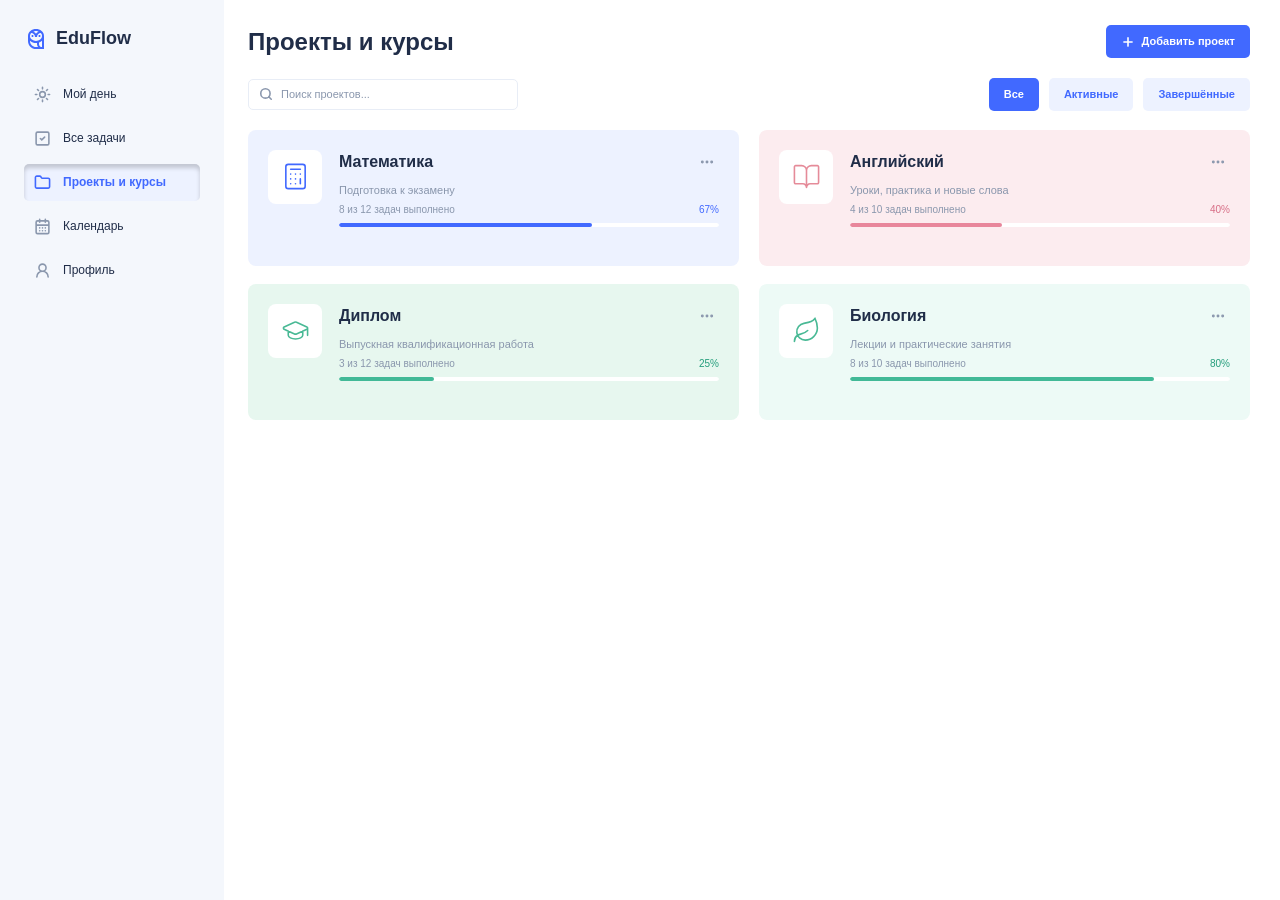
<file: subjects.html>
<!DOCTYPE html>
<html lang="ru">
  <head>
    <meta charset="UTF-8">
    <meta name="viewport" content="width=device-width, initial-scale=1">
    <meta name="description" content="EduFlow — онлайн-дневник для планирования обучения. Учебный HTML/CSS-проект.">
    <title>
      Проекты и курсы — EduFlow
    </title>
    <link rel="icon" href="assets/img/logo.svg" type="image/svg+xml">
    <link rel="stylesheet" href="assets/style.css">
    <script src="assets/script.js" defer>
    </script>
  </head>
  <body>
    <a class="skip-link" href="#content">
      Перейти к содержимому
    </a>
    <div class="app-layout">
      <aside class="sidebar">
        <a class="brand" href="index.html" aria-label="EduFlow — Мой день">
          <span class="icon" aria-hidden="true">
            <img src="assets/img/logo.svg" alt="">
          </span>
          <span>
            EduFlow
          </span>
        </a>
        <nav aria-label="Основная навигация">
          <a href="index.html">
            <span class="icon" aria-hidden="true">
              <img src="assets/img/icon-sun.svg" alt="">
            </span>
            <span>
              Мой день
            </span>
          </a>
          <a href="tasks.html">
            <span class="icon" aria-hidden="true">
              <img src="assets/img/icon-check.svg" alt="">
            </span>
            <span>
              Все задачи
            </span>
          </a>
          <a href="subjects.html" class="active" aria-current="page">
            <span class="icon" aria-hidden="true">
              <img src="assets/img/icon-folder-active.svg" alt="">
            </span>
            <span>
              Проекты и курсы
            </span>
          </a>
          <a href="calendar.html">
            <span class="icon" aria-hidden="true">
              <img src="assets/img/icon-calendar.svg" alt="">
            </span>
            <span>
              Календарь
            </span>
          </a>
          <a href="profile.html">
            <span class="icon" aria-hidden="true">
              <img src="assets/img/icon-user.svg" alt="">
            </span>
            <span>
              Профиль
            </span>
          </a>
        </nav>
      </aside>
      <main class="main-content" id="content">
        <header class="page-header">
          <h1>
            Проекты и курсы
          </h1>
          <button class="button" type="button" data-open-dialog="project-dialog">
            <span class="icon" aria-hidden="true">
              <img src="assets/img/icon-plus-white.svg" alt="">
            </span>
            Добавить проект
          </button>
        </header>
        <div class="toolbar">
          <form role="search" action="subjects.html" method="get">
            <label class="sr-only" for="course-search">
              Поиск проектов и курсов
            </label>
            <div class="search-field">
              <span class="icon" aria-hidden="true">
                <img src="assets/img/icon-search.svg" alt="">
              </span>
              <input type="search" id="course-search" name="search" placeholder="Поиск проектов...">
            </div>
          </form>
          <div class="filter-group" role="group" aria-label="Состояние проектов">
            <button class="button" type="button" data-course-status="all" aria-pressed="true">
              Все
            </button>
            <button class="button" type="button" data-course-status="active" aria-pressed="false">
              Активные
            </button>
            <button class="button" type="button" data-course-status="completed" aria-pressed="false">
              Завершённые
            </button>
          </div>
        </div>
        <section class="course-grid" aria-label="Проекты и курсы">
          <article class="course-card " data-status="active">
            <div class="course-icon">
              <span class="icon" aria-hidden="true">
                <img src="assets/img/icon-math.svg" alt="">
              </span>
            </div>
            <div class="course-body">
              <div class="row-between">
                <h2>
                  <a href="subject.html">
                    Математика
                  </a>
                </h2>
                <button class="icon-button" type="button" data-open-dialog="project-dialog" aria-label="Параметры курса Математика">
                  <span class="icon" aria-hidden="true">
                    <img src="assets/img/icon-more-card.svg" alt="">
                  </span>
                </button>
              </div>
              <p class="course-description">
                Подготовка к экзамену
              </p>
              <div class="progress-caption">
                <span>
                  8 из 12 задач выполнено
                </span>
                <strong>
                  67%
                </strong>
              </div>
              <progress value="8" max="12" aria-label="Прогресс: Математика">
                67%
              </progress>
            </div>
          </article>
          <article class="course-card rose" data-status="active">
            <div class="course-icon">
              <span class="icon" aria-hidden="true">
                <img src="assets/img/icon-book.svg" alt="">
              </span>
            </div>
            <div class="course-body">
              <div class="row-between">
                <h2>
                  <a href="subject.html">
                    Английский
                  </a>
                </h2>
                <button class="icon-button" type="button" data-open-dialog="project-dialog" aria-label="Параметры курса Английский">
                  <span class="icon" aria-hidden="true">
                    <img src="assets/img/icon-more-card.svg" alt="">
                  </span>
                </button>
              </div>
              <p class="course-description">
                Уроки, практика и новые слова
              </p>
              <div class="progress-caption">
                <span>
                  4 из 10 задач выполнено
                </span>
                <strong>
                  40%
                </strong>
              </div>
              <progress value="4" max="10" aria-label="Прогресс: Английский">
                40%
              </progress>
            </div>
          </article>
          <article class="course-card mint" data-status="active">
            <div class="course-icon">
              <span class="icon" aria-hidden="true">
                <img src="assets/img/icon-graduation.svg" alt="">
              </span>
            </div>
            <div class="course-body">
              <div class="row-between">
                <h2>
                  <a href="subject.html">
                    Диплом
                  </a>
                </h2>
                <button class="icon-button" type="button" data-open-dialog="project-dialog" aria-label="Параметры курса Диплом">
                  <span class="icon" aria-hidden="true">
                    <img src="assets/img/icon-more-card.svg" alt="">
                  </span>
                </button>
              </div>
              <p class="course-description">
                Выпускная квалификационная работа
              </p>
              <div class="progress-caption">
                <span>
                  3 из 12 задач выполнено
                </span>
                <strong>
                  25%
                </strong>
              </div>
              <progress value="3" max="12" aria-label="Прогресс: Диплом">
                25%
              </progress>
            </div>
          </article>
          <article class="course-card seafoam" data-status="active">
            <div class="course-icon">
              <span class="icon" aria-hidden="true">
                <img src="assets/img/icon-leaf.svg" alt="">
              </span>
            </div>
            <div class="course-body">
              <div class="row-between">
                <h2>
                  <a href="subject.html">
                    Биология
                  </a>
                </h2>
                <button class="icon-button" type="button" data-open-dialog="project-dialog" aria-label="Параметры курса Биология">
                  <span class="icon" aria-hidden="true">
                    <img src="assets/img/icon-more-card.svg" alt="">
                  </span>
                </button>
              </div>
              <p class="course-description">
                Лекции и практические занятия
              </p>
              <div class="progress-caption">
                <span>
                  8 из 10 задач выполнено
                </span>
                <strong>
                  80%
                </strong>
              </div>
              <progress value="8" max="10" aria-label="Прогресс: Биология">
                80%
              </progress>
            </div>
          </article>
        </section>
        <p class="empty-state" id="courses-empty" role="status" hidden>
          Подходящих проектов и курсов нет.
        </p>
      </main>
    </div>
    <dialog id="project-dialog" aria-labelledby="project-title">
      <div class="dialog-heading">
        <h2 id="project-title">
          Проект или курс
        </h2>
        <button class="icon-button" type="button" data-close-dialog aria-label="Закрыть">
          ✕
        </button>
      </div>
      <form action="#" method="post" data-demo-form>
        <div class="field">
          <label for="project-name">
            Название
          </label>
          <input id="project-name" name="project-name" type="text" required placeholder="Название проекта или курса" maxlength="100">
        </div>
        <div class="field">
          <label for="project-type">
            Тип
          </label>
          <select id="project-type" name="type">
            <option>
              Курс
            </option>
            <option>
              Проект
            </option>
          </select>
        </div>
        <div class="field">
          <label for="project-description">
            Описание
          </label>
          <textarea id="project-description" name="description" rows="3"></textarea>
        </div>
        <button class="button" type="submit">
          Сохранить
        </button>
        <p class="form-status" role="status">
        </p>
      </form>
    </dialog>
    <div id="toast" class="toast" role="status" hidden>
    </div>
  </body>
</html>
</file>
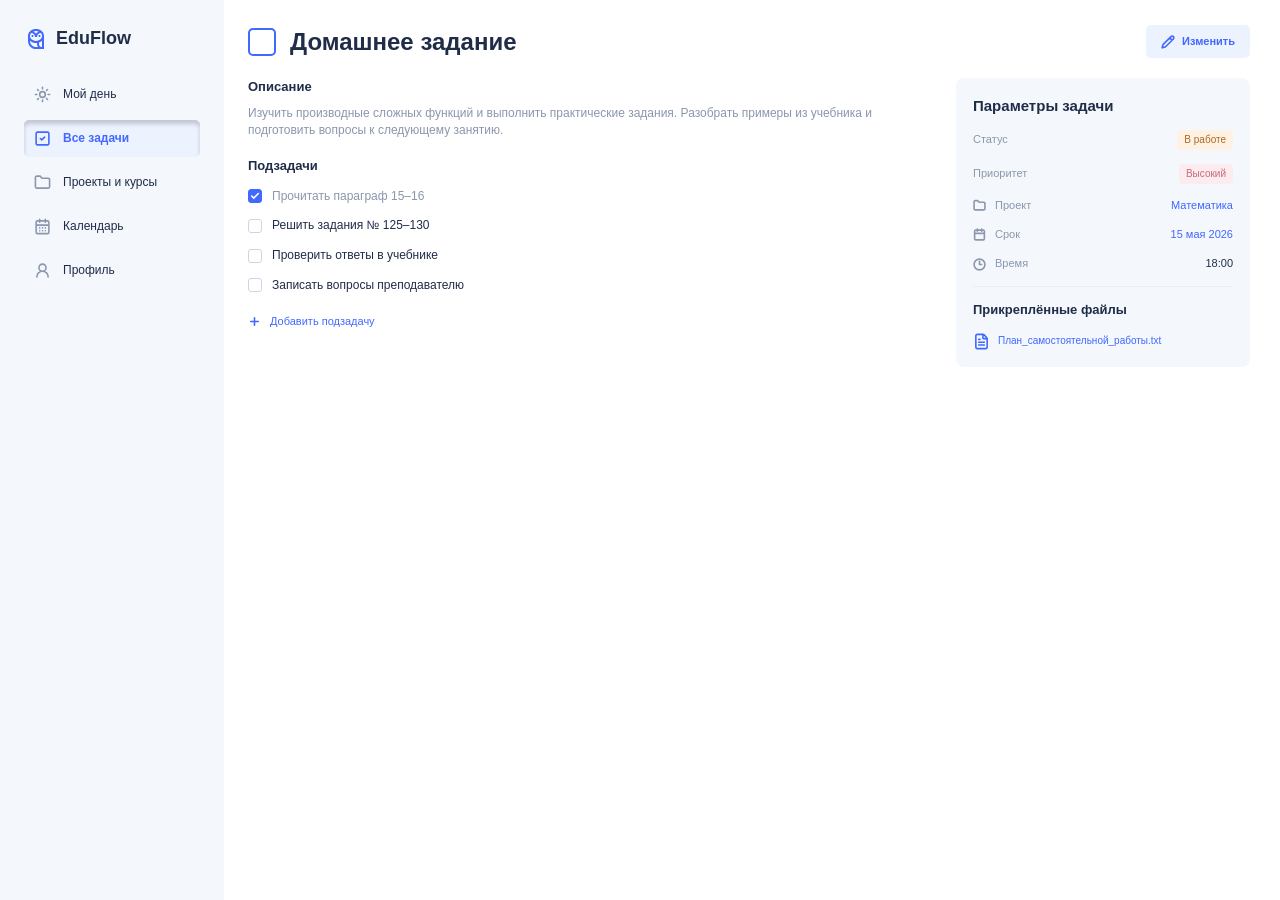
<file: task.html>
<!DOCTYPE html>
<html lang="ru">
  <head>
    <meta charset="UTF-8">
    <meta name="viewport" content="width=device-width, initial-scale=1">
    <meta name="description" content="EduFlow — онлайн-дневник для планирования обучения. Учебный HTML/CSS-проект.">
    <title>
      Домашнее задание — EduFlow
    </title>
    <link rel="icon" href="assets/img/logo.svg" type="image/svg+xml">
    <link rel="stylesheet" href="assets/style.css">
    <script src="assets/script.js" defer>
    </script>
  </head>
  <body>
    <a class="skip-link" href="#content">
      Перейти к содержимому
    </a>
    <div class="app-layout">
      <aside class="sidebar">
        <a class="brand" href="index.html" aria-label="EduFlow — Мой день">
          <span class="icon" aria-hidden="true">
            <img src="assets/img/logo.svg" alt="">
          </span>
          <span>
            EduFlow
          </span>
        </a>
        <nav aria-label="Основная навигация">
          <a href="index.html">
            <span class="icon" aria-hidden="true">
              <img src="assets/img/icon-sun.svg" alt="">
            </span>
            <span>
              Мой день
            </span>
          </a>
          <a href="tasks.html" class="active" aria-current="page">
            <span class="icon" aria-hidden="true">
              <img src="assets/img/icon-check-active.svg" alt="">
            </span>
            <span>
              Все задачи
            </span>
          </a>
          <a href="subjects.html">
            <span class="icon" aria-hidden="true">
              <img src="assets/img/icon-folder.svg" alt="">
            </span>
            <span>
              Проекты и курсы
            </span>
          </a>
          <a href="calendar.html">
            <span class="icon" aria-hidden="true">
              <img src="assets/img/icon-calendar.svg" alt="">
            </span>
            <span>
              Календарь
            </span>
          </a>
          <a href="profile.html">
            <span class="icon" aria-hidden="true">
              <img src="assets/img/icon-user.svg" alt="">
            </span>
            <span>
              Профиль
            </span>
          </a>
        </nav>
      </aside>
      <main class="main-content" id="content">
        <header class="page-header">
          <div class="task-heading">
            <input type="checkbox" id="task-completed" aria-label="Задача завершена">
            <h1>
              Домашнее задание
            </h1>
          </div>
          <button class="button secondary" type="button" data-open-dialog="task-dialog">
            <span class="icon" aria-hidden="true">
              <img src="assets/img/icon-pencil.svg" alt="">
            </span>
            Изменить
          </button>
        </header>
        <div class="detail-grid">
          <section class="task-content" aria-labelledby="description-title">
            <h2 id="description-title">
              Описание
            </h2>
            <p>
              Изучить производные сложных функций и выполнить практические задания. Разобрать примеры из учебника и подготовить вопросы к следующему занятию.
            </p>
            <fieldset class="checklist">
              <legend>
                Подзадачи
              </legend>
              <label class="check-label">
                <input type="checkbox" name="subtask-0" checked>
                <span>
                  Прочитать параграф 15–16
                </span>
              </label>
              <label class="check-label">
                <input type="checkbox" name="subtask-1">
                <span>
                  Решить задания № 125–130
                </span>
              </label>
              <label class="check-label">
                <input type="checkbox" name="subtask-2">
                <span>
                  Проверить ответы в учебнике
                </span>
              </label>
              <label class="check-label">
                <input type="checkbox" name="subtask-3">
                <span>
                  Записать вопросы преподавателю
                </span>
              </label>
              <button class="text-button add-task-link" type="button" data-open-dialog="subtask-dialog">
                <span class="icon" aria-hidden="true">
                  <img src="assets/img/icon-add-subtask.svg" alt="">
                </span>
                Добавить подзадачу
              </button>
            </fieldset>
          </section>
          <aside class="info-panel" aria-labelledby="parameters-title">
            <h2 id="parameters-title">
              Параметры задачи
            </h2>
            <dl class="properties">
              <div>
                <dt>
                  Статус
                </dt>
                <dd>
                  <span class="badge working">
                    В работе
                  </span>
                </dd>
              </div>
              <div>
                <dt>
                  Приоритет
                </dt>
                <dd>
                  <span class="badge high">
                    Высокий
                  </span>
                </dd>
              </div>
              <div>
                <dt>
                  <span class="icon" aria-hidden="true">
                    <img src="assets/img/icon-folder-small.svg" alt="">
                  </span>
                  Проект
                </dt>
                <dd>
                  <a href="subject.html">
                    Математика
                  </a>
                </dd>
              </div>
              <div>
                <dt>
                  <span class="icon" aria-hidden="true">
                    <img src="assets/img/icon-date.svg" alt="">
                  </span>
                  Срок
                </dt>
                <dd>
                  <a href="calendar.html">
                    <time datetime="2026-05-15">
                      15 мая 2026
                    </time>
                  </a>
                </dd>
              </div>
              <div>
                <dt>
                  <span class="icon" aria-hidden="true">
                    <img src="assets/img/icon-clock.svg" alt="">
                  </span>
                  Время
                </dt>
                <dd>
                  18:00
                </dd>
              </div>
            </dl>
            <hr>
            <h3>
              Прикреплённые файлы
            </h3>
            <a class="attachment" href="assets/materials.txt" download>
              <span class="icon" aria-hidden="true">
                <img src="assets/img/icon-file.svg" alt="">
              </span>
              План_самостоятельной_работы.txt
            </a>
          </aside>
        </div>
      </main>
    </div>
    <dialog id="task-dialog" aria-labelledby="task-dialog-title">
      <div class="dialog-heading">
        <h2 id="task-dialog-title">
          Учебная задача
        </h2>
        <button class="icon-button" type="button" data-close-dialog aria-label="Закрыть форму">
          ✕
        </button>
      </div>
      <form action="#" method="post" data-demo-form>
        <div class="field">
          <label for="task-name">
            Название задачи
          </label>
          <input id="task-name" name="task-name" type="text" required maxlength="120" placeholder="Например, подготовить презентацию">
        </div>
        <div class="field">
          <label for="task-description">
            Описание
          </label>
          <textarea id="task-description" name="description" rows="3" placeholder="Что нужно сделать?"></textarea>
        </div>
        <div class="form-grid">
          <div class="field">
            <label for="task-course">
              Проект или курс
            </label>
            <select id="task-course" name="course">
              <option>
                Математика
              </option>
              <option>
                Английский
              </option>
              <option>
                Диплом
              </option>
              <option>
                Биология
              </option>
            </select>
          </div>
          <div class="field">
            <label for="task-date">
              Срок выполнения
            </label>
            <input id="task-date" name="task-date" type="date" required >
          </div>
          <div class="field">
            <label for="task-priority">
              Приоритет
            </label>
            <select id="task-priority" name="priority">
              <option>
                Обычный
              </option>
              <option>
                Высокий
              </option>
              <option>
                Низкий
              </option>
            </select>
          </div>
          <div class="field">
            <label for="task-status">
              Статус
            </label>
            <select id="task-status" name="status">
              <option>
                Запланировано
              </option>
              <option>
                В работе
              </option>
              <option>
                Завершено
              </option>
            </select>
          </div>
        </div>
        <div class="actions">
          <button class="button" type="submit">
            Сохранить
          </button>
          <button class="button secondary" type="button" data-close-dialog>
            Отмена
          </button>
        </div>
        <p class="form-status" role="status">
        </p>
      </form>
    </dialog>
    <dialog id="subtask-dialog" aria-labelledby="subtask-title">
      <div class="dialog-heading">
        <h2 id="subtask-title">
          Новая подзадача
        </h2>
        <button class="icon-button" type="button" data-close-dialog aria-label="Закрыть">
          ✕
        </button>
      </div>
      <form action="#" method="post" data-demo-form>
        <div class="field">
          <label for="subtask-name">
            Название подзадачи
          </label>
          <input id="subtask-name" name="subtask-name" type="text" required maxlength=120>
        </div>
        <button class="button" type="submit">
          Добавить
        </button>
        <p class="form-status" role="status">
        </p>
      </form>
    </dialog>
    <div id="toast" class="toast" role="status" hidden>
    </div>
  </body>
</html>
</file>
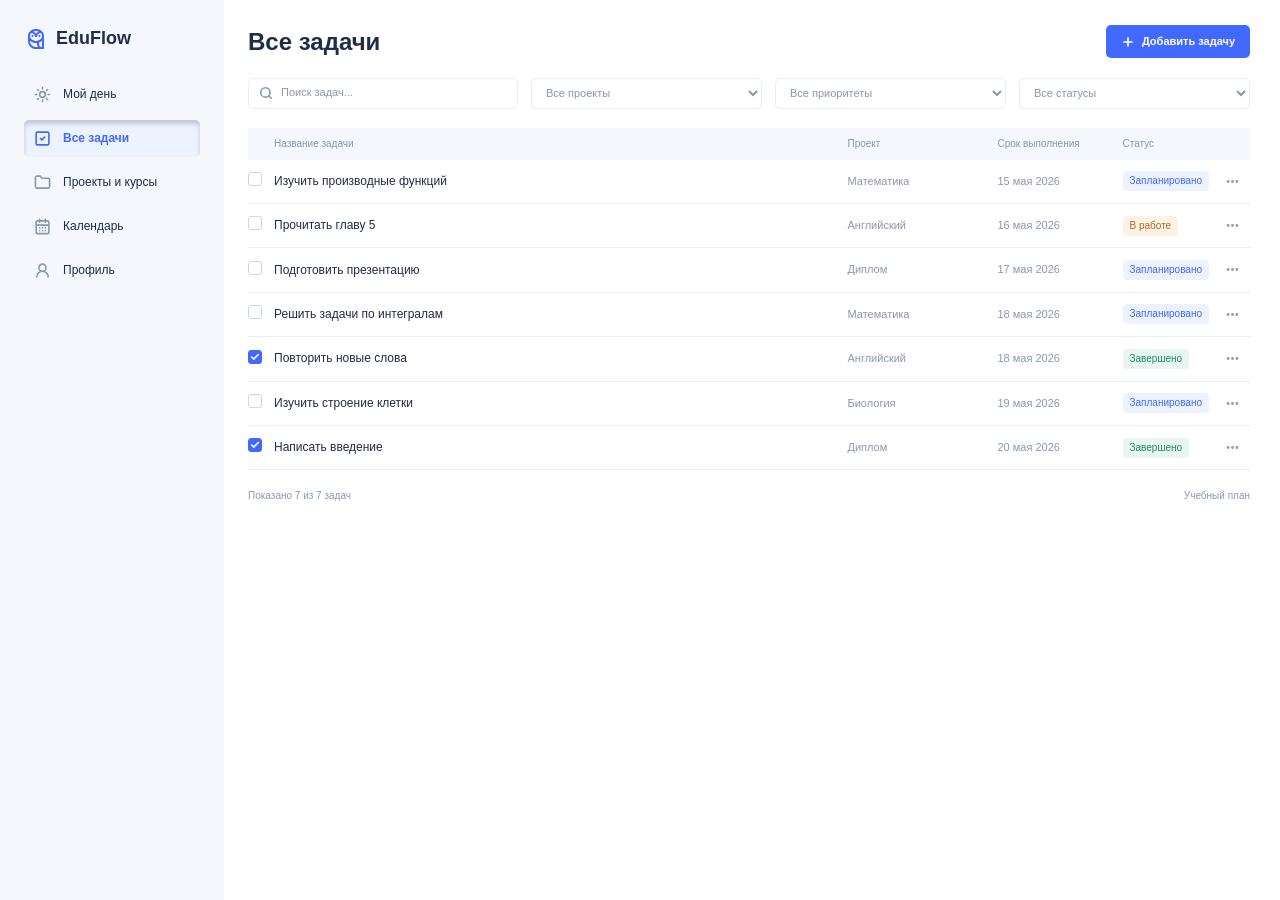
<file: tasks.html>
<!DOCTYPE html>
<html lang="ru">
  <head>
    <meta charset="UTF-8">
    <meta name="viewport" content="width=device-width, initial-scale=1">
    <meta name="description" content="EduFlow — онлайн-дневник для планирования обучения. Учебный HTML/CSS-проект.">
    <title>
      Все задачи — EduFlow
    </title>
    <link rel="icon" href="assets/img/logo.svg" type="image/svg+xml">
    <link rel="stylesheet" href="assets/style.css">
    <script src="assets/script.js" defer>
    </script>
  </head>
  <body>
    <a class="skip-link" href="#content">
      Перейти к содержимому
    </a>
    <div class="app-layout">
      <aside class="sidebar">
        <a class="brand" href="index.html" aria-label="EduFlow — Мой день">
          <span class="icon" aria-hidden="true">
            <img src="assets/img/logo.svg" alt="">
          </span>
          <span>
            EduFlow
          </span>
        </a>
        <nav aria-label="Основная навигация">
          <a href="index.html">
            <span class="icon" aria-hidden="true">
              <img src="assets/img/icon-sun.svg" alt="">
            </span>
            <span>
              Мой день
            </span>
          </a>
          <a href="tasks.html" class="active" aria-current="page">
            <span class="icon" aria-hidden="true">
              <img src="assets/img/icon-check-active.svg" alt="">
            </span>
            <span>
              Все задачи
            </span>
          </a>
          <a href="subjects.html">
            <span class="icon" aria-hidden="true">
              <img src="assets/img/icon-folder.svg" alt="">
            </span>
            <span>
              Проекты и курсы
            </span>
          </a>
          <a href="calendar.html">
            <span class="icon" aria-hidden="true">
              <img src="assets/img/icon-calendar.svg" alt="">
            </span>
            <span>
              Календарь
            </span>
          </a>
          <a href="profile.html">
            <span class="icon" aria-hidden="true">
              <img src="assets/img/icon-user.svg" alt="">
            </span>
            <span>
              Профиль
            </span>
          </a>
        </nav>
      </aside>
      <main class="main-content" id="content">
        <header class="page-header">
          <h1>
            Все задачи
          </h1>
          <button class="button" type="button" data-open-dialog="task-dialog">
            <span class="icon" aria-hidden="true">
              <img src="assets/img/icon-plus-white.svg" alt="">
            </span>
            Добавить задачу
          </button>
        </header>
        <form id="task-filters" class="task-filters" action="tasks.html" method="get" aria-label="Фильтры задач">
          <div class="search-field">
            <span class="icon" aria-hidden="true">
              <img src="assets/img/icon-search.svg" alt="">
            </span>
            <label class="sr-only" for="task-search">
              Поиск задач
            </label>
            <input type="search" id="task-search" name="search" placeholder="Поиск задач...">
          </div>
          <div>
            <label class="sr-only" for="course-filter">
              Проект или курс
            </label>
            <select id="course-filter" name="course">
              <option value="all">
                Все проекты
              </option>
              <option value="math">
                Математика
              </option>
              <option value="english">
                Английский
              </option>
              <option value="diploma">
                Диплом
              </option>
              <option value="biology">
                Биология
              </option>
            </select>
          </div>
          <div>
            <label class="sr-only" for="priority-filter">
              Приоритет
            </label>
            <select id="priority-filter" name="priority">
              <option value="all">
                Все приоритеты
              </option>
              <option value="high">
                Высокий
              </option>
              <option value="normal">
                Обычный
              </option>
              <option value="low">
                Низкий
              </option>
            </select>
          </div>
          <div>
            <label class="sr-only" for="status-filter">
              Статус задачи
            </label>
            <select id="status-filter" name="status">
              <option value="all">
                Все статусы
              </option>
              <option value="planned">
                Запланировано
              </option>
              <option value="working">
                В работе
              </option>
              <option value="done">
                Завершено
              </option>
            </select>
          </div>
        </form>
        <div class="table-scroll">
          <table class="tasks-table">
            <caption class="sr-only">
              Список учебных задач
            </caption>
            <thead>
              <tr>
                <th scope="col">
                  <span class="sr-only">
                    Выполнение
                  </span>
                </th>
                <th scope="col">
                  Название задачи
                </th>
                <th scope="col">
                  Проект
                </th>
                <th scope="col">
                  Срок выполнения
                </th>
                <th scope="col">
                  Статус
                </th>
                <th scope="col">
                  <span class="sr-only">
                    Действия
                  </span>
                </th>
              </tr>
            </thead>
            <tbody id="task-list">
              <tr data-course="math" data-status="planned" data-priority="high">
                <td>
                  <input id="task-1" type="checkbox" aria-label="Отметить задачу: Изучить производные функций">
                </td>
                <td>
                  <a href="task.html">
                    Изучить производные функций
                  </a>
                </td>
                <td>
                  Математика
                </td>
                <td>
                  <time datetime="2026-05-15">
                    15 мая 2026
                  </time>
                </td>
                <td>
                  <span class="badge ">
                    Запланировано
                  </span>
                </td>
                <td>
                  <button class="icon-button" type="button" data-open-dialog="task-dialog" aria-label="Параметры задачи: Изучить производные функций">
                    <span class="icon" aria-hidden="true">
                      <img src="assets/img/icon-more.svg" alt="">
                    </span>
                  </button>
                </td>
              </tr>
              <tr data-course="english" data-status="working" data-priority="normal">
                <td>
                  <input id="task-2" type="checkbox" aria-label="Отметить задачу: Прочитать главу 5">
                </td>
                <td>
                  <a href="task.html">
                    Прочитать главу 5
                  </a>
                </td>
                <td>
                  Английский
                </td>
                <td>
                  <time datetime="2026-05-16">
                    16 мая 2026
                  </time>
                </td>
                <td>
                  <span class="badge working">
                    В работе
                  </span>
                </td>
                <td>
                  <button class="icon-button" type="button" data-open-dialog="task-dialog" aria-label="Параметры задачи: Прочитать главу 5">
                    <span class="icon" aria-hidden="true">
                      <img src="assets/img/icon-more.svg" alt="">
                    </span>
                  </button>
                </td>
              </tr>
              <tr data-course="diploma" data-status="planned" data-priority="high">
                <td>
                  <input id="task-3" type="checkbox" aria-label="Отметить задачу: Подготовить презентацию">
                </td>
                <td>
                  <a href="task.html">
                    Подготовить презентацию
                  </a>
                </td>
                <td>
                  Диплом
                </td>
                <td>
                  <time datetime="2026-05-17">
                    17 мая 2026
                  </time>
                </td>
                <td>
                  <span class="badge ">
                    Запланировано
                  </span>
                </td>
                <td>
                  <button class="icon-button" type="button" data-open-dialog="task-dialog" aria-label="Параметры задачи: Подготовить презентацию">
                    <span class="icon" aria-hidden="true">
                      <img src="assets/img/icon-more.svg" alt="">
                    </span>
                  </button>
                </td>
              </tr>
              <tr data-course="math" data-status="planned" data-priority="normal">
                <td>
                  <input id="task-4" type="checkbox" aria-label="Отметить задачу: Решить задачи по интегралам">
                </td>
                <td>
                  <a href="task.html">
                    Решить задачи по интегралам
                  </a>
                </td>
                <td>
                  Математика
                </td>
                <td>
                  <time datetime="2026-05-18">
                    18 мая 2026
                  </time>
                </td>
                <td>
                  <span class="badge ">
                    Запланировано
                  </span>
                </td>
                <td>
                  <button class="icon-button" type="button" data-open-dialog="task-dialog" aria-label="Параметры задачи: Решить задачи по интегралам">
                    <span class="icon" aria-hidden="true">
                      <img src="assets/img/icon-more.svg" alt="">
                    </span>
                  </button>
                </td>
              </tr>
              <tr data-course="english" data-status="done" data-priority="low">
                <td>
                  <input id="task-5" type="checkbox" aria-label="Отметить задачу: Повторить новые слова" checked>
                </td>
                <td>
                  <a href="task.html">
                    Повторить новые слова
                  </a>
                </td>
                <td>
                  Английский
                </td>
                <td>
                  <time datetime="2026-05-18">
                    18 мая 2026
                  </time>
                </td>
                <td>
                  <span class="badge done">
                    Завершено
                  </span>
                </td>
                <td>
                  <button class="icon-button" type="button" data-open-dialog="task-dialog" aria-label="Параметры задачи: Повторить новые слова">
                    <span class="icon" aria-hidden="true">
                      <img src="assets/img/icon-more.svg" alt="">
                    </span>
                  </button>
                </td>
              </tr>
              <tr data-course="biology" data-status="planned" data-priority="normal">
                <td>
                  <input id="task-6" type="checkbox" aria-label="Отметить задачу: Изучить строение клетки">
                </td>
                <td>
                  <a href="task.html">
                    Изучить строение клетки
                  </a>
                </td>
                <td>
                  Биология
                </td>
                <td>
                  <time datetime="2026-05-19">
                    19 мая 2026
                  </time>
                </td>
                <td>
                  <span class="badge ">
                    Запланировано
                  </span>
                </td>
                <td>
                  <button class="icon-button" type="button" data-open-dialog="task-dialog" aria-label="Параметры задачи: Изучить строение клетки">
                    <span class="icon" aria-hidden="true">
                      <img src="assets/img/icon-more.svg" alt="">
                    </span>
                  </button>
                </td>
              </tr>
              <tr data-course="diploma" data-status="done" data-priority="normal">
                <td>
                  <input id="task-7" type="checkbox" aria-label="Отметить задачу: Написать введение" checked>
                </td>
                <td>
                  <a href="task.html">
                    Написать введение
                  </a>
                </td>
                <td>
                  Диплом
                </td>
                <td>
                  <time datetime="2026-05-20">
                    20 мая 2026
                  </time>
                </td>
                <td>
                  <span class="badge done">
                    Завершено
                  </span>
                </td>
                <td>
                  <button class="icon-button" type="button" data-open-dialog="task-dialog" aria-label="Параметры задачи: Написать введение">
                    <span class="icon" aria-hidden="true">
                      <img src="assets/img/icon-more.svg" alt="">
                    </span>
                  </button>
                </td>
              </tr>
            </tbody>
          </table>
        </div>
        <p id="tasks-empty" class="empty-state" role="status" hidden>
          По выбранным условиям задач нет.
        </p>
        <footer class="table-footer">
          <p id="task-count" aria-live="polite">
            Показано 7 из 7 задач
          </p>
          <span>
            Учебный план
          </span>
        </footer>
      </main>
    </div>
    <dialog id="task-dialog" aria-labelledby="task-dialog-title">
      <div class="dialog-heading">
        <h2 id="task-dialog-title">
          Учебная задача
        </h2>
        <button class="icon-button" type="button" data-close-dialog aria-label="Закрыть форму">
          ✕
        </button>
      </div>
      <form action="#" method="post" data-demo-form>
        <div class="field">
          <label for="task-name">
            Название задачи
          </label>
          <input id="task-name" name="task-name" type="text" required maxlength="120" placeholder="Например, подготовить презентацию">
        </div>
        <div class="field">
          <label for="task-description">
            Описание
          </label>
          <textarea id="task-description" name="description" rows="3" placeholder="Что нужно сделать?"></textarea>
        </div>
        <div class="form-grid">
          <div class="field">
            <label for="task-course">
              Проект или курс
            </label>
            <select id="task-course" name="course">
              <option>
                Математика
              </option>
              <option>
                Английский
              </option>
              <option>
                Диплом
              </option>
              <option>
                Биология
              </option>
            </select>
          </div>
          <div class="field">
            <label for="task-date">
              Срок выполнения
            </label>
            <input id="task-date" name="task-date" type="date" required >
          </div>
          <div class="field">
            <label for="task-priority">
              Приоритет
            </label>
            <select id="task-priority" name="priority">
              <option>
                Обычный
              </option>
              <option>
                Высокий
              </option>
              <option>
                Низкий
              </option>
            </select>
          </div>
          <div class="field">
            <label for="task-status">
              Статус
            </label>
            <select id="task-status" name="status">
              <option>
                Запланировано
              </option>
              <option>
                В работе
              </option>
              <option>
                Завершено
              </option>
            </select>
          </div>
        </div>
        <div class="actions">
          <button class="button" type="submit">
            Сохранить
          </button>
          <button class="button secondary" type="button" data-close-dialog>
            Отмена
          </button>
        </div>
        <p class="form-status" role="status">
        </p>
      </form>
    </dialog>
    <div id="toast" class="toast" role="status" hidden>
    </div>
  </body>
</html>
</file>
<file: assets/style.css>
:root {
  --blue: #4169ff;
  --text: #202d48;
  --muted: #8a97ad;
  --line: #e8edf6;
  --sidebar: #f4f7fc;
  --pale-blue: #edf2ff;
  --green: #42b997;
  --pale-green: #e7f7ef;
}

* { box-sizing: border-box; }
body { margin: 0; background: #fff; color: var(--text); font-family: Inter, Arial, sans-serif; font-size: 12px; line-height: 1.4; }
h1, h2, h3, p { margin: 0; }
h1 { font-size: 24px; line-height: 1.4; font-weight: 700; }
h2 { font-size: 15px; font-weight: 600; }
h3 { font-size: 13px; font-weight: 600; }
a { color: var(--blue); text-decoration: none; }
a:hover { text-decoration: underline; }
button, input, select, textarea { font: inherit; }
button, summary { cursor: pointer; }
button { color: inherit; }
img { display: block; }
fieldset { min-width: 0; margin: 0; padding: 0; border: 0; }
legend { margin-bottom: 12px; padding: 0; font-weight: 600; font-size: 13px; }
[hidden] { display: none !important; }

:focus-visible { outline: 2px solid var(--blue); outline-offset: 3px; }
.skip-link { position: fixed; top: -100px; left: 12px; z-index: 20; padding: 12px; background: white; }
.skip-link:focus { top: 12px; }
.sr-only { position: absolute; width: 1px; height: 1px; padding: 0; margin: -1px; overflow: hidden; clip: rect(0, 0, 0, 0); white-space: nowrap; border: 0; }

.app-layout { display: flex; min-height: 100vh; }
.sidebar { flex: 0 0 224px; width: 224px; padding: 26px 24px; background: var(--sidebar); }
.brand { display: flex; align-items: center; gap: 8px; width: fit-content; color: var(--text); font-size: 18px; font-weight: 700; }
.brand:hover { text-decoration: none; }
.icon { display: inline-flex; align-items: center; justify-content: center; flex-shrink: 0; }
.sidebar nav { display: flex; flex-direction: column; gap: 7px; margin-top: 25px; }
.sidebar nav a { display: flex; align-items: center; gap: 12px; min-height: 37px; padding: 10px; border-radius: 5px; color: var(--text); }
.sidebar nav a:hover { background: var(--pale-blue); text-decoration: none; }
.sidebar nav a.active { background: var(--pale-blue); color: var(--blue); font-weight: 600; box-shadow: inset 0 4px 4px rgb(0 0 0 / 18%); }
.main-content { flex: 1; min-width: 0; padding: 25px 30px 40px 24px; }
.page-header { display: flex; align-items: center; justify-content: space-between; gap: 18px; margin-bottom: 19px; }
.page-date, .muted { color: var(--muted); }
.page-date { font-size: 11px; }
.section-heading { display: flex; align-items: center; justify-content: space-between; gap: 12px; margin-bottom: 10px; }
.section-heading a { font-size: 10px; }
.stack { display: grid; gap: 19px; }
.row { display: flex; align-items: center; gap: 12px; }
.row-between { display: flex; align-items: center; justify-content: space-between; gap: 12px; }
.actions { display: flex; flex-wrap: wrap; gap: 12px; align-items: center; }
.button { display: inline-flex; align-items: center; justify-content: center; gap: 7px; min-height: 32px; padding: 8px 14px; border: 1px solid transparent; border-radius: 5px; background: var(--blue); color: white; font-size: 11px; font-weight: 600; line-height: 1.4; }
.button:hover { background: #3155e0; text-decoration: none; }
.button.secondary { color: var(--blue); background: var(--pale-blue); }
.button.secondary:hover { background: #e0e8ff; }
.button.outline { color: var(--text); border-color: var(--line); background: white; font-weight: 400; }
.button.full-width { width: 100%; }
.text-button { display: inline-flex; align-items: center; gap: 9px; padding: 0; border: 0; background: transparent; color: var(--blue); font-size: 11px; }
.text-button:hover { text-decoration: underline; }
.icon-button { display: inline-flex; justify-content: center; align-items: center; flex-shrink: 0; padding: 4px; border: 0; background: transparent; border-radius: 4px; }
.icon-button:hover { background: var(--pale-blue); }
.badge { display: inline-block; padding: 3px 7px; border-radius: 4px; background: var(--pale-blue); color: var(--blue); font-size: 10px; white-space: nowrap; }
.badge.working { background: #fff1e4; color: #aa6c21; }
.badge.done { background: var(--pale-green); color: #23866a; }
.badge.high { background: #fcecef; color: #c9687c; }
.badge.purple { background: #efedfa; color: #8e7edb; }

input[type="text"], input[type="email"], input[type="password"], input[type="date"],
input[type="tel"], input[type="search"], select, textarea {
  display: block; width: 100%; min-width: 0; min-height: 34px; padding: 8px 11px;
  border: 1px solid var(--line); border-radius: 5px; background: white; color: var(--text);
}
input::placeholder, textarea::placeholder { color: var(--muted); opacity: 1; }
input:focus, select:focus, textarea:focus { border-color: var(--blue); outline: 2px solid rgb(65 105 255 / 12%); outline-offset: 0; }
input[type="checkbox"], input[type="radio"] { width: 14px; height: 14px; margin: 0; accent-color: var(--blue); flex-shrink: 0; }
input[type="checkbox"] { appearance: none; border: 1px solid #cbd5e6; border-radius: 3px; background: white; cursor: pointer; }
input[type="checkbox"]:checked { border-color: var(--blue); background: var(--blue) url("img/icon-check-white.svg") center no-repeat; }
textarea { min-height: 64px; resize: vertical; }
.field { display: grid; gap: 6px; }
.field > label { font-size: 10px; color: var(--muted); }
.form-grid { display: grid; grid-template-columns: repeat(2, minmax(0, 1fr)); gap: 17px 20px; }
.span-two { grid-column: 1 / -1; }
.check-label { display: flex; align-items: center; gap: 10px; cursor: pointer; }
.check-label input:checked + span { color: var(--muted); }
.search-field { display: flex; align-items: center; gap: 8px; min-height: 31px; padding: 0 10px; border: 1px solid var(--line); border-radius: 5px; }
.search-field input[type="search"] { padding: 6px 0; min-height: 29px; border: 0; background: transparent; font-size: 11px; }
.search-field input[type="search"]:focus { outline: none; }
.search-field:focus-within { border-color: var(--blue); outline: 2px solid rgb(65 105 255 / 12%); }
.search-field input[type="search"]::-webkit-search-cancel-button { cursor: pointer; }
.form-status { margin-top: 14px; color: #23866a; font-size: 12px; }
.form-status:empty { display: none; }
.form-help { font-size: 10px; color: var(--muted); }

/* Главная страница. */
.summary-grid { display: grid; grid-template-columns: repeat(4, minmax(0, 1fr)); gap: 14px; margin-bottom: 19px; }
.summary-card { display: flex; gap: 12px; align-items: center; min-height: 76px; padding: 13px; border-radius: 8px; background: var(--pale-blue); }
.summary-card:nth-child(2) { background: var(--pale-green); }
.summary-card:nth-child(3) { background: #efedfa; }
.summary-card:nth-child(4) { background: #edfaf6; }
.summary-card strong { display: block; font-size: 23px; line-height: 1.4; }
.summary-card p { margin-top: 1px; font-size: 10px; color: var(--muted); }
.dashboard-grid { display: grid; grid-template-columns: minmax(0, 1fr) 286px; gap: 27px; }
.task-row { display: flex; gap: 12px; align-items: center; min-height: 49px; padding: 10px 0; border-bottom: 1px solid var(--line); }
.task-row .task-title { flex: 1; min-width: 0; color: var(--text); }
.task-row .task-course { width: 140px; color: var(--muted); font-size: 10px; }
.task-row time { width: 100px; font-size: 10px; color: var(--muted); }
.add-task-link { margin-top: 18px; }
.mini-calendar { width: 100%; text-align: center; border-collapse: collapse; font-size: 10px; }
.mini-calendar caption { text-align: left; padding-bottom: 17px; font-weight: 600; font-size: 13px; color: var(--text); }
.mini-calendar th { padding: 0 0 16px; color: var(--muted); font-size: 9px; font-weight: 400; }
.mini-calendar td { height: 40px; width: calc(100% / 7); }
.mini-calendar a { display: inline-flex; align-items: center; justify-content: center; width: 25px; height: 23px; border-radius: 4px; color: var(--text); }
.mini-calendar .selected { background: var(--blue); color: #fff; }
.motivation { display: flex; gap: 11px; align-items: center; margin-top: 17px; padding: 12px; min-height: 56px; border-radius: 8px; background: var(--pale-blue); }
.motivation strong { display: block; font-size: 11px; }
.motivation p { margin-top: 3px; color: var(--muted); font-size: 10px; }

/* Список курсов. */
.toolbar { display: flex; align-items: center; justify-content: space-between; gap: 13px; margin-bottom: 19px; }
.toolbar .search-field { width: 270px; }
.filter-group { display: flex; gap: 10px; flex-wrap: wrap; }
.filter-group .button[aria-pressed="false"] { color: var(--blue); background: var(--pale-blue); }
.course-grid { display: grid; grid-template-columns: repeat(2, minmax(0, 1fr)); gap: 18px 20px; }
.course-card { display: flex; align-items: flex-start; gap: 17px; min-height: 136px; padding: 20px; border-radius: 8px; background: var(--pale-blue); }
.course-card.rose { background: #fcecef; }
.course-card.mint { background: #e7f7ef; }
.course-card.seafoam { background: #edfaf6; }
.course-card .course-icon { display: flex; align-items: center; justify-content: center; flex: 0 0 54px; width: 54px; height: 54px; background: white; border-radius: 8px; }
.course-card .course-body { flex: 1; min-width: 0; }
.course-card h2 { font-size: 16px; }
.course-card h2 a { color: var(--text); }
.course-description { color: var(--muted); font-size: 11px; margin: 9px 0 5px; }
.progress-caption { display: flex; align-items: center; justify-content: space-between; gap: 8px; margin-bottom: 6px; color: var(--muted); font-size: 10px; }
.progress-caption strong { color: var(--blue); font-weight: 500; }
progress { display: block; width: 100%; height: 4px; border: 0; border-radius: 9px; overflow: hidden; accent-color: var(--blue); }
progress::-webkit-progress-bar { background: white; border-radius: 9px; }
progress::-webkit-progress-value { background: var(--blue); border-radius: 9px; }
progress::-moz-progress-bar { background: var(--blue); border-radius: 9px; }
.rose progress::-webkit-progress-value { background: #e8869b; }
.mint progress::-webkit-progress-value, .seafoam progress::-webkit-progress-value { background: var(--green); }
.rose progress::-moz-progress-bar { background: #e8869b; }
.mint progress::-moz-progress-bar, .seafoam progress::-moz-progress-bar { background: var(--green); }
.rose .progress-caption strong { color: #d76e86; }
.mint .progress-caption strong, .seafoam .progress-caption strong { color: #239d7b; }
.empty-state { padding: 25px 0; color: var(--muted); }

/* Курс и задача. */
.course-intro { display: flex; align-items: center; gap: 14px; margin-bottom: 19px; }
.course-intro .course-icon { display: flex; align-items: center; justify-content: center; width: 46px; height: 46px; border-radius: 8px; background: var(--pale-blue); }
.course-intro p { margin-top: 5px; font-size: 11px; color: var(--muted); }
.tabs { display: flex; gap: 25px; flex-wrap: wrap; margin-bottom: 19px; }
.tab { display: inline-flex; align-items: center; min-height: 30px; padding: 0 0 8px; border: 0; border-bottom: 2px solid transparent; background: transparent; color: var(--muted); font-size: 11px; }
.tab[aria-selected="true"] { color: var(--blue); border-bottom-color: var(--blue); font-weight: 600; }
.detail-grid { display: grid; grid-template-columns: minmax(0, 1fr) 294px; gap: 32px; }
.detail-grid .toolbar { margin-bottom: 10px; }
.info-panel { align-self: start; display: grid; gap: 14px; padding: 17px; border-radius: 8px; background: var(--sidebar); }
.info-panel progress { height: 6px; }
.info-panel progress::-webkit-progress-bar { background: #dce5f5; }
.properties { display: grid; gap: 14px; margin: 0; }
.properties > div { display: flex; align-items: center; justify-content: space-between; gap: 9px; }
.properties dt { display: flex; gap: 9px; align-items: center; color: var(--muted); font-size: 11px; }
.properties dd { margin: 0; font-size: 11px; }
.task-content h2 { font-size: 13px; margin-bottom: 9px; }
.task-content > p { color: var(--muted); margin-bottom: 19px; }
.checklist { display: grid; gap: 13px; }
.checklist .add-task-link { margin-top: 7px; }
.task-heading { display: flex; align-items: center; gap: 14px; }
.task-heading input[type="checkbox"] { width: 28px; height: 28px; border: 2px solid var(--blue); border-radius: 5px; }
.attachment { display: flex; align-items: center; gap: 8px; font-size: 10px; }
.info-panel hr { width: 100%; margin: 0; border: 0; border-top: 1px solid var(--line); }
.material-list { margin: 0; padding-left: 20px; line-height: 2.5; }

/* Таблица задач. */
.task-filters { display: grid; grid-template-columns: 270px repeat(3, minmax(0, 1fr)); gap: 13px; margin-bottom: 19px; }
.task-filters select { font-size: 11px; color: var(--muted); min-height: 31px; padding: 7px 10px; }
.table-scroll { max-width: 100%; overflow-x: auto; }
.tasks-table { width: 100%; border-collapse: collapse; text-align: left; white-space: nowrap; }
.tasks-table thead { background: var(--sidebar); }
.tasks-table th { padding: 9px 6px; color: var(--muted); font-size: 10px; font-weight: 400; }
.tasks-table td { border-bottom: 1px solid var(--line); padding: 10px 6px; font-size: 11px; height: 39px; }
.tasks-table th:first-child, .tasks-table td:first-child { width: 26px; padding-left: 0; }
.tasks-table th:nth-child(2) { width: 100%; }
.tasks-table td:nth-child(2) a { color: var(--text); font-size: 12px; }
.tasks-table td:nth-child(3) { color: var(--muted); min-width: 150px; }
.tasks-table td:nth-child(4) { color: var(--muted); min-width: 125px; }
.table-footer { display: flex; justify-content: space-between; align-items: center; margin-top: 19px; color: var(--muted); font-size: 10px; }
.pagination { display: flex; align-items: center; gap: 14px; }

/* Расписание и календарь. */
.calendar-switch { display: flex; gap: 8px; margin-bottom: 0; }
.calendar-switch .tab { padding: 8px 14px; min-height: 32px; border: 0; border-radius: 5px; color: var(--blue); background: var(--pale-blue); font-size: 11px; }
.calendar-switch .tab[aria-selected="true"] { color: #fff; background: var(--blue); }
.calendar-period { display: flex; align-items: center; gap: 20px; margin-bottom: 19px; }
.calendar-period h2 { font-size: 16px; }
.week-calendar { display: grid; grid-template-columns: 46px repeat(7, minmax(0, 1fr)); min-width: 850px; }
.hours { padding-top: 34px; color: var(--muted); font-size: 9px; }
.hours span { display: block; height: 34px; }
.calendar-day { border-left: 1px solid var(--line); }
.calendar-day h3 { display: flex; justify-content: center; align-items: center; height: 34px; color: var(--muted); font-size: 11px; font-weight: 400; }
.calendar-day.is-today { background: #f8faff; }
.calendar-day.is-today h3 { background: var(--pale-blue); box-shadow: inset 0 4px 4px rgb(0 0 0 / 18%); color: var(--blue); }
.day-events { position: relative; height: 306px; background: repeating-linear-gradient(to bottom, var(--line) 0 1px, transparent 1px 34px); }
.event { position: absolute; left: 5px; right: 5px; display: grid; align-content: start; gap: 4px; padding: 8px; border-left: 3px solid var(--blue); border-radius: 3px; background: var(--pale-blue); color: var(--blue); font-size: 10px; }
.event time { font-size: 9px; }
.event.green { color: #249d7d; border-color: var(--green); background: var(--pale-green); }
.event.orange { color: #cb8b39; border-color: #e5ac62; background: #fff1e4; }
.event.pink { color: #d96e85; border-color: #e8869b; background: #fcecef; }
.event.purple { color: #8e7edb; border-color: #9d8ce1; background: #efedfa; }
.at-eight { top: 0; height: 68px; }
.at-nine { top: 34px; height: 51px; }
.at-ten { top: 68px; height: 51px; }
.at-eleven { top: 102px; height: 51px; }
.at-thirteen { top: 170px; height: 51px; }
.at-fourteen { top: 204px; height: 51px; }
.month-view { max-width: 700px; }
.month-view .mini-calendar { font-size: 13px; }
.month-view .mini-calendar td { height: 65px; border: 1px solid var(--line); }
.event-list { display: grid; gap: 12px; }
.event-list li { display: flex; justify-content: space-between; gap: 12px; padding: 14px; background: var(--sidebar); border-radius: 6px; }

/* Профиль. */
.profile-layout { display: grid; grid-template-columns: 182px minmax(0, 1fr); gap: 37px; }
.avatar-block { display: grid; justify-items: center; align-content: start; gap: 15px; padding-top: 10px; }
.avatar-block .form-help { font-size: 9px; }
.profile-form { display: grid; gap: 17px; }
.switches { display: grid; gap: 10px; padding-top: 2px; align-content: start; }
.switch-label { display: flex; align-items: center; justify-content: space-between; gap: 15px; font-size: 11px; cursor: pointer; }
.switch-label input[type="checkbox"] { appearance: none; position: relative; width: 29px; height: 16px; border-radius: 16px; background: #d8e1f1; transition: background 0.15s; }
.switch-label input[type="checkbox"]::before { content: ""; position: absolute; width: 12px; height: 12px; top: 2px; left: 2px; border-radius: 50%; background: white; }
.switch-label input[type="checkbox"]:checked { background: var(--blue); }
.switch-label input[type="checkbox"]:checked::before { left: 15px; }
.settings-panel { max-width: 680px; }
#profile-form { scroll-margin-top: 20px; }

/* Вход и регистрация. */
.auth-layout { display: grid; grid-template-columns: 56.25% 43.75%; min-height: 100vh; }
.auth-promo { display: flex; flex-direction: column; padding: 28px 32px 40px 52px; background: #eff6ff; }
.auth-promo-inner { display: grid; grid-template-columns: minmax(0, 345px) minmax(0, 340px); align-items: center; gap: 8px; flex: 1; }
.auth-promo h2 { font-size: 31px; line-height: 1.15; font-weight: 700; }
.auth-promo p { margin-top: 16px; color: var(--muted); font-size: 14px; }
.auth-illustration { width: 100%; height: auto; }
.auth-main { display: flex; flex-direction: column; justify-content: center; padding: 32px 70px; }
.auth-main .tabs { gap: 40px; margin-bottom: 22px; }
.auth-main .tab { font-size: 16px; padding-bottom: 11px; }
.auth-main h1 { font-size: 18px; font-weight: 600; margin-bottom: 5px; }
.auth-main .intro { color: var(--muted); margin-bottom: 22px; }
.auth-form { display: grid; gap: 22px; }
.auth-options { display: flex; justify-content: space-between; gap: 12px; align-items: center; font-size: 10px; color: var(--muted); }
.auth-options .text-button { font-size: 10px; }
.auth-form .button { min-height: 35px; font-size: 12px; }
.divider { display: flex; align-items: center; gap: 15px; margin: 22px 0; color: var(--muted); font-size: 10px; }
.divider::before, .divider::after { content: ""; height: 1px; flex: 1; background: var(--line); }
.google-button { gap: 10px; }
.demo-link { display: block; margin-top: 14px; text-align: center; font-size: 11px; }

/* Небольшие формы добавления и редактирования. */
dialog { width: min(480px, calc(100% - 32px)); padding: 25px; border: 1px solid var(--line); border-radius: 12px; color: var(--text); }
dialog::backdrop { background: rgb(32 45 72 / 25%); }
dialog .dialog-heading { display: flex; justify-content: space-between; align-items: center; gap: 15px; margin-bottom: 20px; }
dialog h2 { font-size: 18px; }
dialog form { display: grid; gap: 16px; }
.toast { position: fixed; right: 24px; bottom: 24px; z-index: 30; max-width: min(420px, calc(100% - 32px)); padding: 16px 20px; border: 1px solid var(--line); border-radius: 8px; background: white; box-shadow: 0 6px 25px rgb(32 45 72 / 12%); font-size: 12px; }

/* Адаптация без фиксированной ширины всего сайта. */
@media (min-width: 1700px) {
  .sidebar { flex-basis: 264px; width: 264px; padding: 32px; }
  .main-content { padding: 34px 42px 48px 32px; }
  .sidebar nav a { font-size: 14px; min-height: 43px; }
  h1 { font-size: 28px; }
  .task-row { min-height: 55px; }
}
@media (max-width: 1200px) {
  .task-row .task-course { width: 95px; }
  .task-row time { width: 85px; }
  .task-filters { grid-template-columns: repeat(2, minmax(0, 1fr)); }
  .auth-promo-inner { grid-template-columns: 1fr; justify-items: start; align-content: center; gap: 24px; }
  .auth-illustration { max-width: 280px; justify-self: center; }
  .auth-main { padding: 32px 40px; }
}
@media (max-width: 1000px) {
  .sidebar { flex: 0 0 200px; width: 200px; padding: 24px 16px; }
  .main-content { padding: 24px; }
  .dashboard-grid { grid-template-columns: minmax(0, 1fr); }
  .dashboard-grid > aside { max-width: 400px; }
  .detail-grid { grid-template-columns: minmax(0, 1fr) 240px; gap: 22px; }
  .profile-layout { grid-template-columns: 130px minmax(0, 1fr); gap: 22px; }
  .course-card { gap: 12px; padding: 16px; }
  .course-card .course-icon { flex-basis: 42px; width: 42px; height: 42px; }
}
@media (max-width: 760px) {
  .app-layout { display: block; }
  .sidebar { width: 100%; padding: 18px 16px; }
  .sidebar nav { flex-direction: row; flex-wrap: wrap; gap: 5px; margin-top: 15px; }
  .sidebar nav a { min-height: 36px; padding: 8px; gap: 7px; font-size: 11px; }
  .main-content { padding: 24px 16px; }
  .page-header { align-items: flex-start; flex-wrap: wrap; }
  .page-date { width: 100%; }
  h1 { font-size: 23px; }
  .summary-grid { grid-template-columns: repeat(2, minmax(0, 1fr)); }
  .summary-card { gap: 8px; }
  .summary-card p { font-size: 9px; }
  .task-row { flex-wrap: wrap; gap: 10px; }
  .task-row .task-title { flex-basis: calc(100% - 30px); }
  .task-row .task-course { margin-left: 24px; flex: 1; }
  .task-row time { width: auto; }
  .course-grid, .detail-grid { grid-template-columns: minmax(0, 1fr); }
  .toolbar { flex-wrap: wrap; }
  .toolbar .search-field { width: 100%; }
  .profile-layout { grid-template-columns: minmax(0, 1fr); }
  .avatar-block { justify-items: start; }
  .avatar-block .icon { margin-left: 8px; }
  .form-grid { grid-template-columns: minmax(0, 1fr); }
  .task-filters { grid-template-columns: minmax(0, 1fr); }
  .auth-layout { grid-template-columns: minmax(0, 1fr); }
  .auth-promo { padding: 24px; }
  .auth-promo-inner { grid-template-columns: 1fr 130px; gap: 14px; padding-top: 30px; }
  .auth-promo h2 { font-size: 25px; }
  .auth-promo p { font-size: 12px; }
  .auth-main { padding: 30px 24px; }
  .tabs { gap: 20px; }
  .calendar-switch { gap: 8px; }
  .calendar-period { gap: 14px; }
}
@media (max-width: 400px) {
  .auth-promo-inner { grid-template-columns: minmax(0, 1fr); }
  .auth-illustration { display: none; }
  .filter-group { gap: 6px; }
}
</file>
